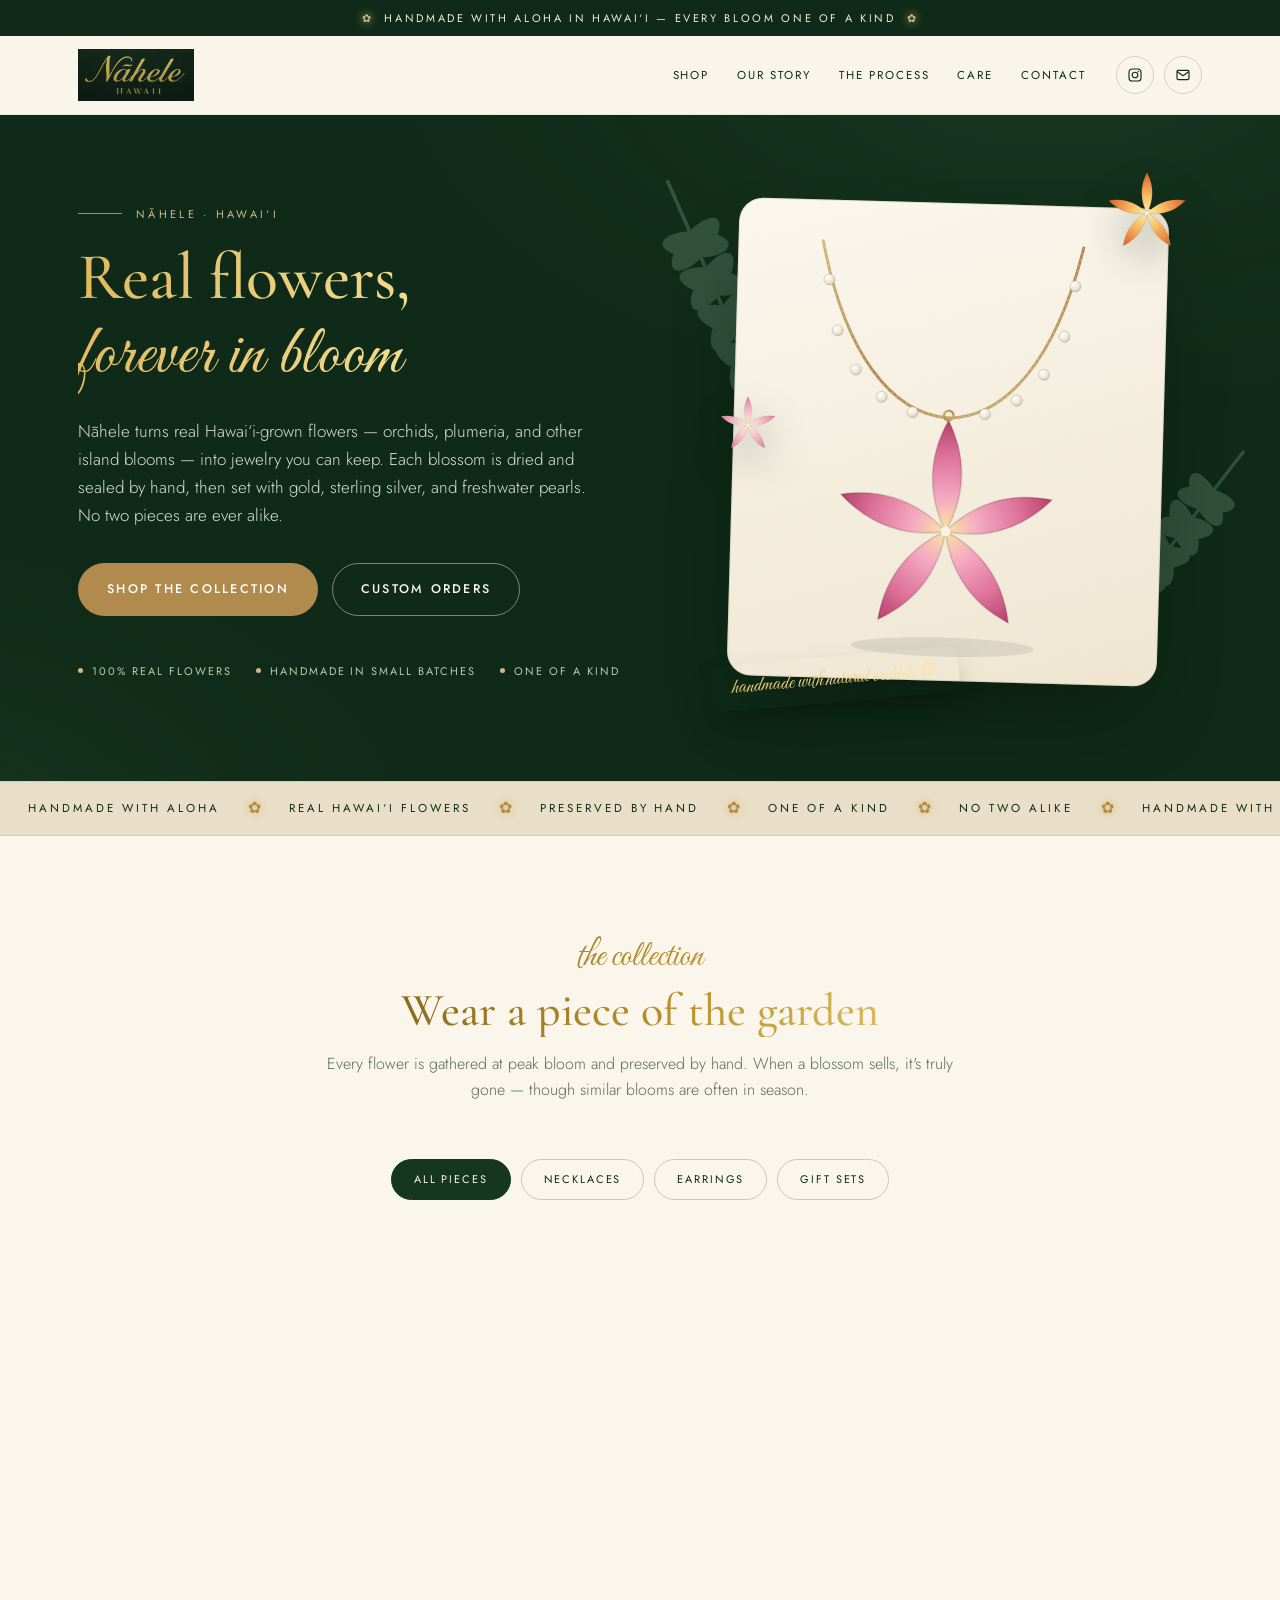
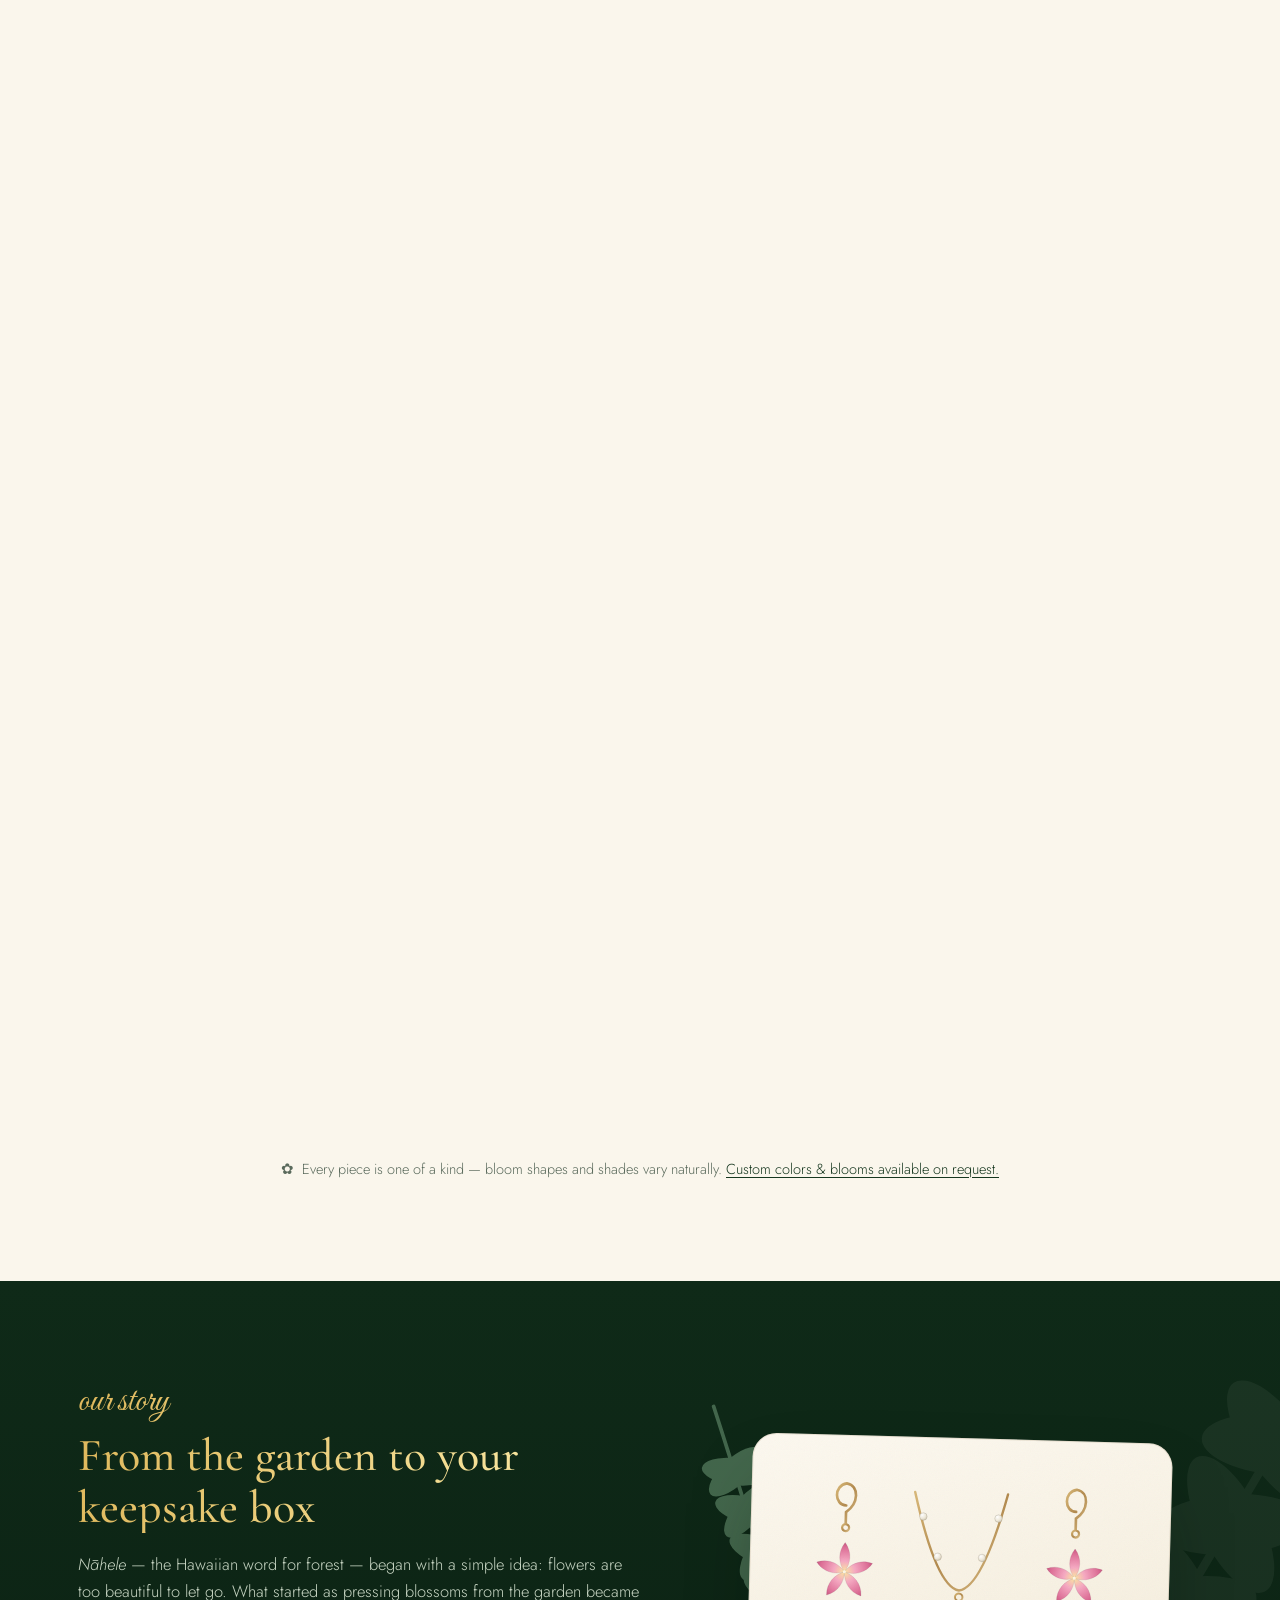
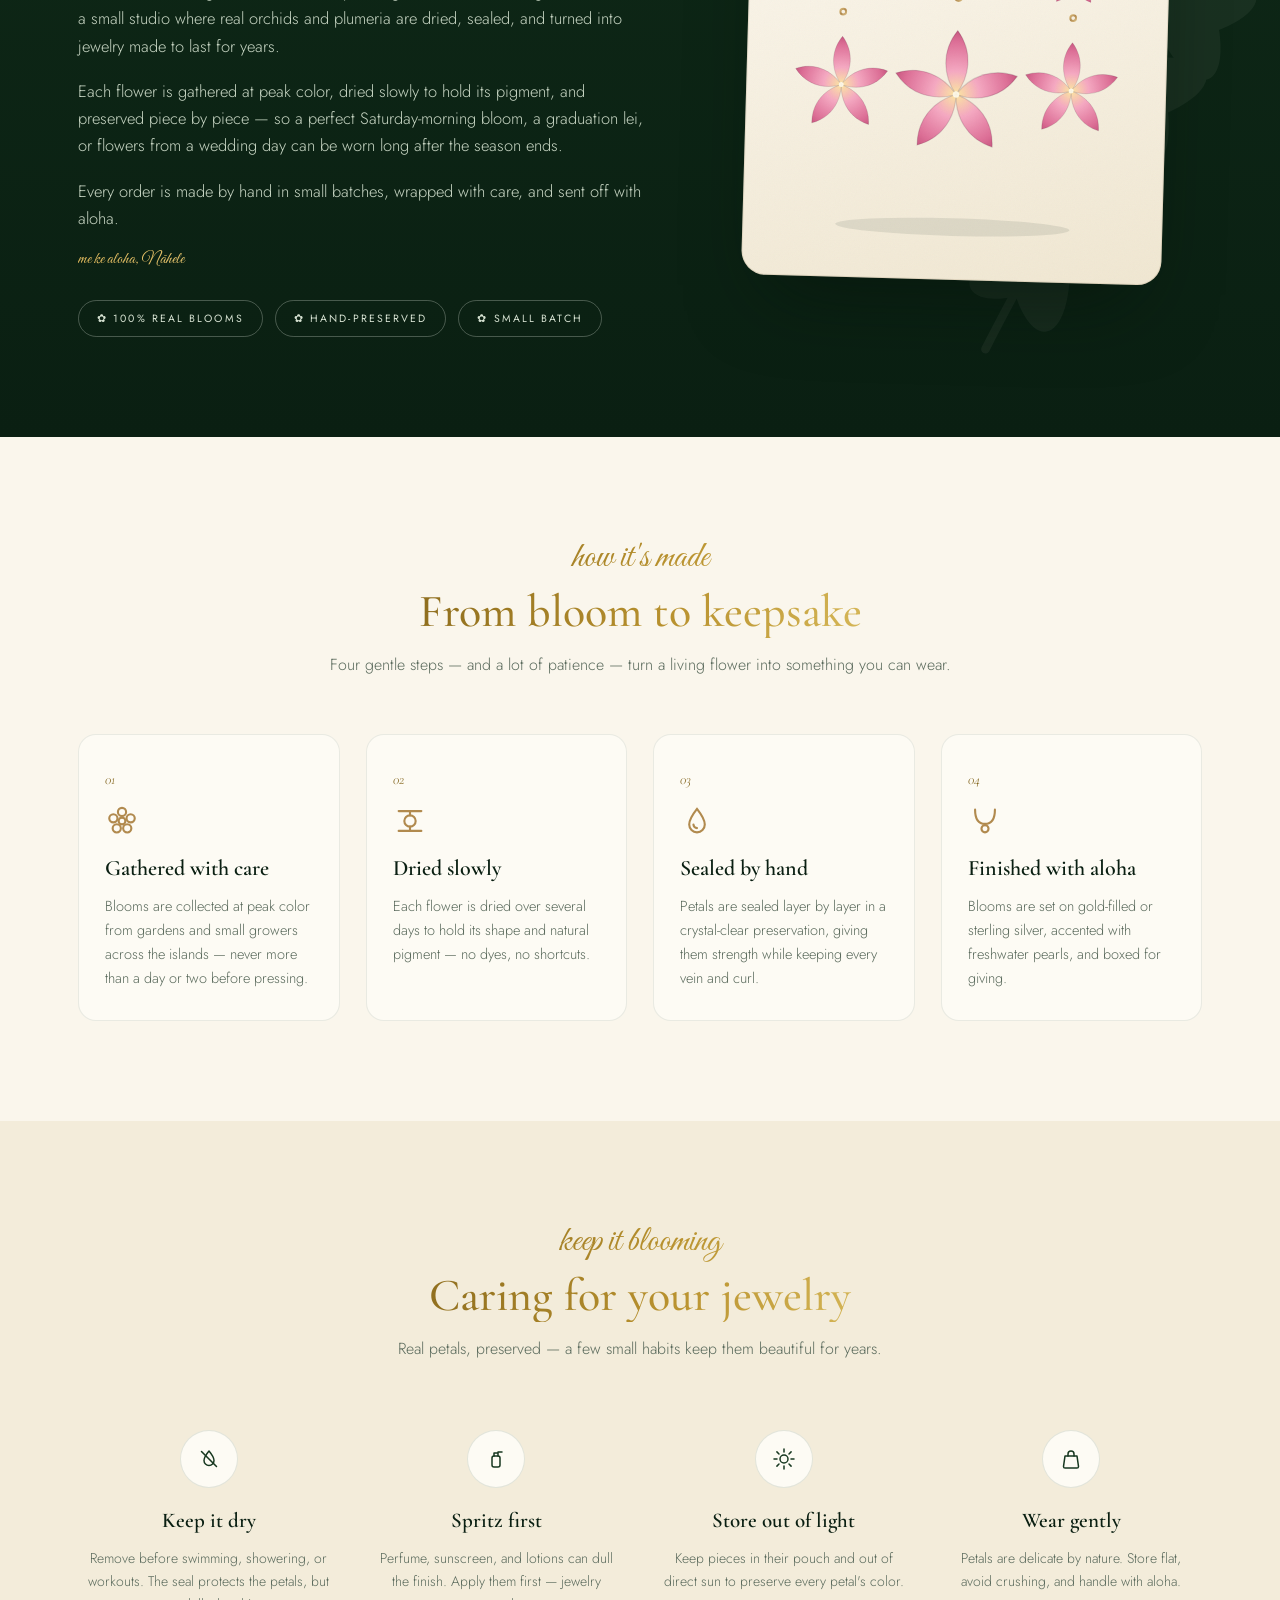
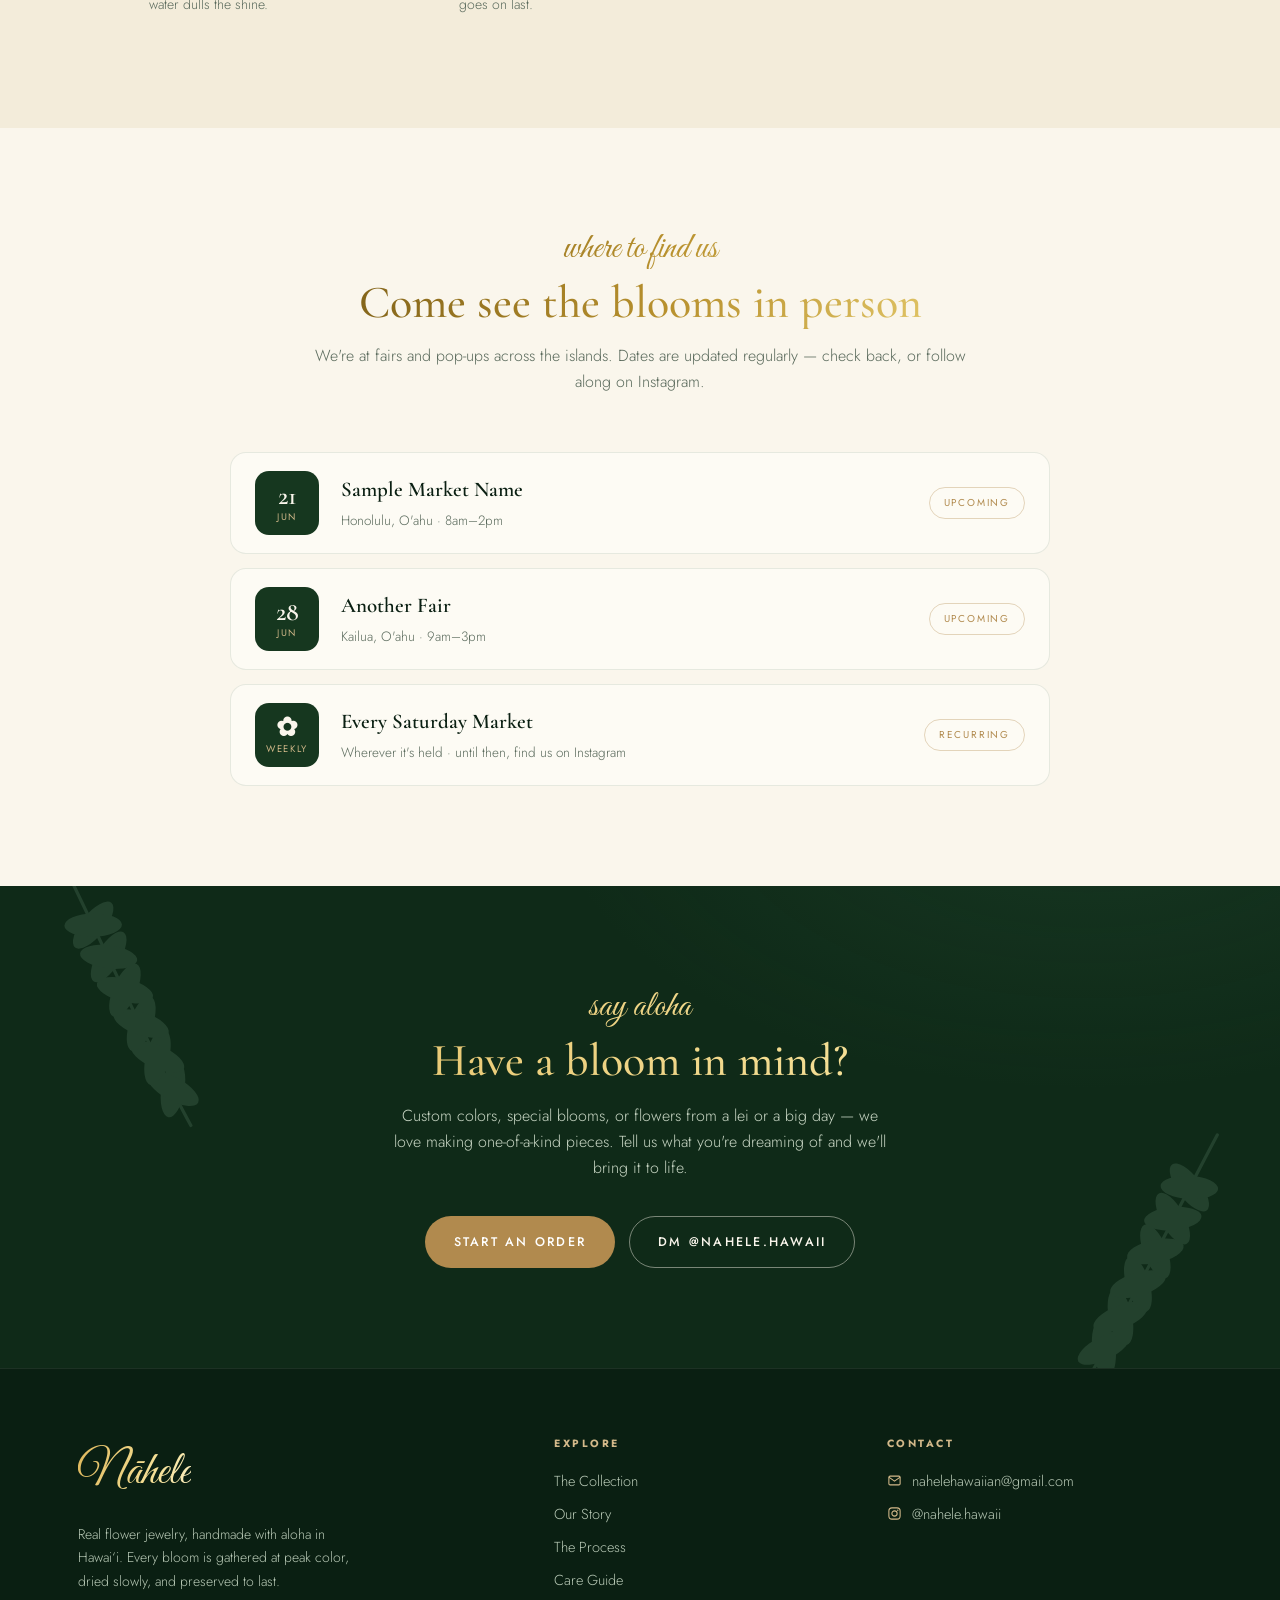
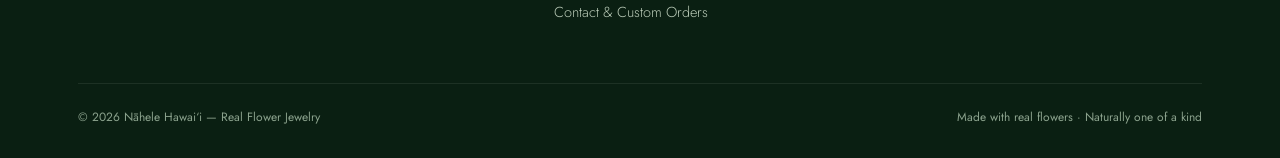
<file: index.html>
<!DOCTYPE html>
<html lang="en">
<head>
<meta charset="UTF-8">
<meta name="viewport" content="width=device-width, initial-scale=1.0">
<title>Nāhele Hawai‘i — Real Flower Jewelry, Handmade with Aloha</title>
<meta name="description" content="Nāhele Hawai‘i turns real orchids, plumeria, and island blooms into one-of-a-kind jewelry — dried, preserved by hand, and finished with gold, silver, and freshwater pearls.">
<meta name="theme-color" content="#1b3527">
<link rel="icon" href="data:image/svg+xml,%3Csvg xmlns='http://www.w3.org/2000/svg' viewBox='0 0 100 100'%3E%3Cg fill='%232f5a3e'%3E%3Ccircle cx='50' cy='29' r='17'/%3E%3Ccircle cx='70' cy='44' r='17'/%3E%3Ccircle cx='62' cy='67' r='17'/%3E%3Ccircle cx='38' cy='67' r='17'/%3E%3Ccircle cx='30' cy='44' r='17'/%3E%3C/g%3E%3Ccircle cx='50' cy='50' r='10' fill='%23e0b05e'/%3E%3C/svg%3E">
<link rel="preconnect" href="https://fonts.googleapis.com">
<link rel="preconnect" href="https://fonts.gstatic.com" crossorigin>
<link href="https://fonts.googleapis.com/css2?family=Cormorant+Garamond:ital,wght@0,400;0,500;0,600;1,400;1,500&family=Great+Vibes&family=Jost:ital,wght@0,300;0,400;0,500;1,300&display=swap" rel="stylesheet">
<link rel="stylesheet" href="styles.css">
<link rel="stylesheet" href="bling.css">
</head>
<body>
<a class="skip" href="#shop">Skip to collection</a>

<!-- Shared SVG gradients (pearls, gold chain, flower palettes) -->
<svg width="0" height="0" style="position:absolute" aria-hidden="true" focusable="false">
  <defs>
    <radialGradient id="g-pink" gradientUnits="userSpaceOnUse" cx="0" cy="0" r="95">
      <stop offset="0%" stop-color="#fbe7a1"/><stop offset="30%" stop-color="#f5a9c2"/><stop offset="68%" stop-color="#dd6f97"/><stop offset="100%" stop-color="#b03a66"/>
    </radialGradient>
    <radialGradient id="g-sunset" gradientUnits="userSpaceOnUse" cx="0" cy="0" r="95">
      <stop offset="0%" stop-color="#fceab2"/><stop offset="32%" stop-color="#f8c96e"/><stop offset="70%" stop-color="#ec8b45"/><stop offset="100%" stop-color="#c4632c"/>
    </radialGradient>
    <radialGradient id="g-blush" gradientUnits="userSpaceOnUse" cx="0" cy="0" r="95">
      <stop offset="0%" stop-color="#f9ecc0"/><stop offset="34%" stop-color="#f7cdd4"/><stop offset="70%" stop-color="#e8a3b2"/><stop offset="100%" stop-color="#c97e92"/>
    </radialGradient>
    <radialGradient id="g-violet" gradientUnits="userSpaceOnUse" cx="0" cy="0" r="100">
      <stop offset="0%" stop-color="#e6cff0"/><stop offset="42%" stop-color="#b78cd4"/><stop offset="74%" stop-color="#7f57a6"/><stop offset="100%" stop-color="#523078"/>
    </radialGradient>
    <radialGradient id="g-eggplant" gradientUnits="userSpaceOnUse" cx="0" cy="0" r="100">
      <stop offset="0%" stop-color="#d9c6dc"/><stop offset="40%" stop-color="#9a6fa2"/><stop offset="74%" stop-color="#5e3c6c"/><stop offset="100%" stop-color="#372142"/>
    </radialGradient>
    <radialGradient id="g-berry" gradientUnits="userSpaceOnUse" cx="0" cy="0" r="90">
      <stop offset="0%" stop-color="#f4d6dd"/><stop offset="36%" stop-color="#d77190"/><stop offset="72%" stop-color="#ad4066"/><stop offset="100%" stop-color="#7c2545"/>
    </radialGradient>
    <radialGradient id="g-magenta" gradientUnits="userSpaceOnUse" cx="0" cy="0" r="90">
      <stop offset="0%" stop-color="#f8cfda"/><stop offset="36%" stop-color="#e57fa2"/><stop offset="72%" stop-color="#c04a76"/><stop offset="100%" stop-color="#8c2b54"/>
    </radialGradient>
    <radialGradient id="g-pearl" cx="35%" cy="30%" r="80%">
      <stop offset="0%" stop-color="#ffffff"/><stop offset="55%" stop-color="#efe9db"/><stop offset="100%" stop-color="#cfc6b0"/>
    </radialGradient>
    <linearGradient id="g-gold" x1="0" y1="0" x2="1" y2="1">
      <stop offset="0%" stop-color="#d8b878"/><stop offset="50%" stop-color="#b28a4e"/><stop offset="100%" stop-color="#d9bd85"/>
    </linearGradient>
  </defs>
</svg>

<div class="announce"><i>✿</i>&nbsp;&nbsp;Handmade with aloha in Hawai‘i — every bloom one of a kind&nbsp;&nbsp;<i>✿</i></div>

<header class="site-header" id="header">
  <div class="container nav">
    <a class="brand" href="index.html" aria-label="Nāhele Hawai‘i — home">
      <img class="brand-logo" src="logo.png" alt="Nāhele Hawai‘i — Real Flower Jewelry">
    </a>
    <nav class="nav-links" aria-label="Primary">
      <a href="#shop">Shop</a>
      <a href="#story">Our Story</a>
      <a href="#process">The Process</a>
      <a href="#care">Care</a>
      <a href="contact.html">Contact</a>
    </nav>
    <div class="nav-social">
      <a class="icon-link" href="https://www.instagram.com/nahele.hawaii" target="_blank" rel="noopener" aria-label="Instagram">
        <svg viewBox="0 0 24 24" fill="none" stroke="currentColor" stroke-width="1.7" stroke-linecap="round"><rect x="3" y="3" width="18" height="18" rx="5"/><circle cx="12" cy="12" r="4.2"/><circle cx="17.2" cy="6.8" r="1.1" fill="currentColor" stroke="none"/></svg>
      </a>
      <a class="icon-link" href="mailto:nahelehawaiian@gmail.com" aria-label="Email">
        <svg viewBox="0 0 24 24" fill="none" stroke="currentColor" stroke-width="1.7" stroke-linecap="round" stroke-linejoin="round"><rect x="3" y="5" width="18" height="14" rx="2"/><path d="m3.5 7 8.5 6 8.5-6"/></svg>
      </a>
    </div>
    <button class="burger" id="burger" aria-label="Menu" aria-expanded="false" aria-controls="mobilePanel"><span></span><span></span><span></span></button>
  </div>
  <nav class="mobile-panel" id="mobilePanel" aria-label="Mobile">
    <a href="#shop">Shop</a>
    <a href="#story">Our Story</a>
    <a href="#process">The Process</a>
    <a href="#care">Care</a>
    <a href="contact.html">Contact</a>
  </nav>
</header>

<main id="top">

  <!-- ================= HERO ================= -->
  <section class="hero">
    <div class="container">
      <div>
        <p class="hero-eyebrow">Nāhele · Hawai‘i</p>
        <h1>Real flowers,<br><em>forever in bloom</em></h1>
        <p class="lead">Nāhele turns real Hawai‘i-grown flowers — orchids, plumeria, and other island blooms — into jewelry you can keep. Each blossom is dried and sealed by hand, then set with gold, sterling silver, and freshwater pearls. No two pieces are ever alike.</p>
        <div class="hero-ctas">
          <a class="btn btn-gold" href="#shop">Shop the Collection</a>
          <a class="btn btn-light" href="contact.html">Custom Orders</a>
        </div>
        <div class="hero-chips">
          <span><i></i>100% real flowers</span>
          <span><i></i>Handmade in small batches</span>
          <span><i></i>One of a kind</span>
        </div>
      </div>
      <div class="hero-art">
        <div class="deco deco-l" aria-hidden="true"></div>
        <div class="deco deco-r" aria-hidden="true"></div>
        <div class="pad"><div id="heroArt" aria-hidden="true"></div></div>
        <div class="float-bloom fb-1" id="fb1" aria-hidden="true"></div>
        <div class="float-bloom fb-2" id="fb2" aria-hidden="true"></div>
        <p class="booth-chip">handmade with natural orchids&nbsp;✿</p>
      </div>
    </div>
  </section>

  <div class="marquee" aria-hidden="true">
    <div class="marquee-track">
      <span>Handmade with aloha</span><i>✿</i><span>Real Hawai‘i flowers</span><i>✿</i><span>Preserved by hand</span><i>✿</i><span>One of a kind</span><i>✿</i><span>No two alike</span><i>✿</i>
      <span>Handmade with aloha</span><i>✿</i><span>Real Hawai‘i flowers</span><i>✿</i><span>Preserved by hand</span><i>✿</i><span>One of a kind</span><i>✿</i><span>No two alike</span><i>✿</i>
    </div>
  </div>

  <!-- ================= SHOP ================= -->
  <section id="shop">
    <div class="container">
      <div class="sec-head reveal">
        <span class="eyebrow">the collection</span>
        <h2>Wear a piece of the garden</h2>
        <p>Every flower is gathered at peak bloom and preserved by hand. When a blossom sells, it's truly gone — though similar blooms are often in season.</p>
      </div>
      <div class="filters reveal" role="group" aria-label="Filter products">
        <button class="active" data-filter="all">All Pieces</button>
        <button data-filter="necklace">Necklaces</button>
        <button data-filter="earrings">Earrings</button>
        <button data-filter="set">Gift Sets</button>
      </div>
      <div class="grid" id="grid"><!-- products rendered by script --></div>
      <p class="shop-note reveal">✿ &nbsp;Every piece is one of a kind — bloom shapes and shades vary naturally. <a href="contact.html">Custom colors &amp; blooms available on request.</a></p>
    </div>
  </section>

  <!-- ================= STORY ================= -->
  <section id="story">
    <div class="story-deco deco" aria-hidden="true" id="storyDeco"></div>
    <div class="container story-grid">
      <div class="story-text reveal">
        <span class="eyebrow">our story</span>
        <h2>From the garden to your keepsake box</h2>
        <p><em>Nāhele</em> — the Hawaiian word for forest — began with a simple idea: flowers are too beautiful to let go. What started as pressing blossoms from the garden became a small studio where real orchids and plumeria are dried, sealed, and turned into jewelry made to last for years.</p>
        <p>Each flower is gathered at peak color, dried slowly to hold its pigment, and preserved piece by piece — so a perfect Saturday-morning bloom, a graduation lei, or flowers from a wedding day can be worn long after the season ends.</p>
        <p>Every order is made by hand in small batches, wrapped with care, and sent off with aloha.</p>
        <p class="story-sign">me ke aloha, Nāhele</p>
        <div class="story-chips">
          <span>✿ 100% real blooms</span>
          <span>✿ Hand-preserved</span>
          <span>✿ Small batch</span>
        </div>
      </div>
      <div class="story-art reveal d1">
        <div class="story-branch" aria-hidden="true" id="storyBranch"></div>
        <div class="pad"><div id="storyArt" aria-hidden="true"></div></div>
      </div>
    </div>
  </section>

  <!-- ================= PROCESS ================= -->
  <section id="process">
    <div class="container">
      <div class="sec-head reveal">
        <span class="eyebrow">how it's made</span>
        <h2>From bloom to keepsake</h2>
        <p>Four gentle steps — and a lot of patience — turn a living flower into something you can wear.</p>
      </div>
      <div class="steps">
        <div class="step reveal">
          <p class="step-num">01</p>
          <svg class="ic" viewBox="0 0 24 24" fill="none" stroke="currentColor" stroke-width="1.5" stroke-linecap="round" aria-hidden="true"><circle cx="12" cy="12" r="2.4"/><circle cx="12" cy="5.6" r="2.9"/><circle cx="18.1" cy="10.1" r="2.9"/><circle cx="15.7" cy="17.2" r="2.9"/><circle cx="8.3" cy="17.2" r="2.9"/><circle cx="5.9" cy="10.1" r="2.9"/></svg>
          <h3>Gathered with care</h3>
          <p>Blooms are collected at peak color from gardens and small growers across the islands — never more than a day or two before pressing.</p>
        </div>
        <div class="step reveal d1">
          <p class="step-num">02</p>
          <svg class="ic" viewBox="0 0 24 24" fill="none" stroke="currentColor" stroke-width="1.5" stroke-linecap="round" aria-hidden="true"><path d="M4 5h16M4 19h16"/><circle cx="12" cy="12" r="4"/><path d="M12 8V5M12 19v-3"/></svg>
          <h3>Dried slowly</h3>
          <p>Each flower is dried over several days to hold its shape and natural pigment — no dyes, no shortcuts.</p>
        </div>
        <div class="step reveal d2">
          <p class="step-num">03</p>
          <svg class="ic" viewBox="0 0 24 24" fill="none" stroke="currentColor" stroke-width="1.5" stroke-linecap="round" aria-hidden="true"><path d="M12 3.5C12 3.5 6.5 10.5 6.5 14.5a5.5 5.5 0 0 0 11 0C17.5 10.5 12 3.5 12 3.5Z"/><path d="M9.5 14.5a2.5 2.5 0 0 0 2.5 2.5"/></svg>
          <h3>Sealed by hand</h3>
          <p>Petals are sealed layer by layer in a crystal-clear preservation, giving them strength while keeping every vein and curl.</p>
        </div>
        <div class="step reveal d3">
          <p class="step-num">04</p>
          <svg class="ic" viewBox="0 0 24 24" fill="none" stroke="currentColor" stroke-width="1.5" stroke-linecap="round" aria-hidden="true"><path d="M5 4c0 7 3 10 7 10s7-3 7-10"/><circle cx="12" cy="17.5" r="2.5"/></svg>
          <h3>Finished with aloha</h3>
          <p>Blooms are set on gold-filled or sterling silver, accented with freshwater pearls, and boxed for giving.</p>
        </div>
      </div>
    </div>
  </section>

  <!-- ================= CARE ================= -->
  <section id="care">
    <div class="container">
      <div class="sec-head reveal">
        <span class="eyebrow">keep it blooming</span>
        <h2>Caring for your jewelry</h2>
        <p>Real petals, preserved — a few small habits keep them beautiful for years.</p>
      </div>
      <div class="care-grid">
        <div class="care-item reveal">
          <div class="ic"><svg viewBox="0 0 24 24" fill="none" stroke="currentColor" stroke-width="1.5" stroke-linecap="round" stroke-linejoin="round" aria-hidden="true"><path d="M12 4C12 4 7 10 7 13.5a5 5 0 0 0 10 0C17 10 12 4 12 4Z"/><path d="M4.5 4.5l15 15"/></svg></div>
          <h3>Keep it dry</h3>
          <p>Remove before swimming, showering, or workouts. The seal protects the petals, but water dulls the shine.</p>
        </div>
        <div class="care-item reveal d1">
          <div class="ic"><svg viewBox="0 0 24 24" fill="none" stroke="currentColor" stroke-width="1.5" stroke-linecap="round" stroke-linejoin="round" aria-hidden="true"><rect x="8" y="9" width="8" height="11" rx="2"/><path d="M10 9V6h4v3M14 5h4"/></svg></div>
          <h3>Spritz first</h3>
          <p>Perfume, sunscreen, and lotions can dull the finish. Apply them first — jewelry goes on last.</p>
        </div>
        <div class="care-item reveal d2">
          <div class="ic"><svg viewBox="0 0 24 24" fill="none" stroke="currentColor" stroke-width="1.5" stroke-linecap="round" aria-hidden="true"><circle cx="12" cy="12" r="4"/><path d="M12 2v3M12 19v3M2 12h3M19 12h3M4.9 4.9l2.1 2.1M17 17l2.1 2.1M19.1 4.9L17 7M7 17l-2.1 2.1"/></svg></div>
          <h3>Store out of light</h3>
          <p>Keep pieces in their pouch and out of direct sun to preserve every petal's color.</p>
        </div>
        <div class="care-item reveal d3">
          <div class="ic"><svg viewBox="0 0 24 24" fill="none" stroke="currentColor" stroke-width="1.5" stroke-linecap="round" stroke-linejoin="round" aria-hidden="true"><path d="M6 9h12l1.5 10.4a1.6 1.6 0 0 1-1.6 1.6H6.1a1.6 1.6 0 0 1-1.6-1.6L6 9Z"/><path d="M9 9V7a3 3 0 0 1 6 0v2"/></svg></div>
          <h3>Wear gently</h3>
          <p>Petals are delicate by nature. Store flat, avoid crushing, and handle with aloha.</p>
        </div>
      </div>
    </div>
  </section>
<!-- ================= MARKETS ================= -->
<section id="markets">
  <div class="container">
    <div class="sec-head reveal">
      <span class="eyebrow">where to find us</span>
      <h2>Come see the blooms in person</h2>
      <p>We're at fairs and pop-ups across the islands. Dates are updated regularly — check back, or follow along on Instagram.</p>
    </div>
    <div class="market-list">
      <div class="market-row reveal">
        <div class="m-date"><span class="m-day">21</span><span class="m-mon">Jun</span></div>
        <div class="m-info"><h3>Sample Market Name</h3><p>Honolulu, O'ahu · 8am–2pm</p></div>
        <span class="m-note">Upcoming</span>
      </div>
      <div class="market-row reveal d1">
        <div class="m-date"><span class="m-day">28</span><span class="m-mon">Jun</span></div>
        <div class="m-info"><h3>Another Fair</h3><p>Kailua, O'ahu · 9am–3pm</p></div>
        <span class="m-note">Upcoming</span>
      </div>
      <div class="market-row reveal d2">
        <div class="m-date"><span class="m-day">✿</span><span class="m-mon">Weekly</span></div>
        <div class="m-info"><h3>Every Saturday Market</h3><p>Wherever it's held · until then, find us on Instagram</p></div>
        <span class="m-note">Recurring</span>
      </div>
    </div>
  </div>
</section>
  <!-- ================= CTA → CONTACT PAGE ================= -->
  <section class="cta-band">
    <div class="deco deco-l" aria-hidden="true"></div>
    <div class="deco deco-r" aria-hidden="true"></div>
    <div class="container">
      <span class="eyebrow">say aloha</span>
      <h2>Have a bloom in mind?</h2>
      <p>Custom colors, special blooms, or flowers from a lei or a big day — we love making one-of-a-kind pieces. Tell us what you're dreaming of and we'll bring it to life.</p>
      <div class="hero-ctas">
        <a class="btn btn-gold" href="contact.html">Start an Order</a>
        <a class="btn btn-light" href="https://www.instagram.com/nahele.hawaii" target="_blank" rel="noopener">DM @nahele.hawaii</a>
      </div>
    </div>
  </section>
</main>

<!-- ================= FOOTER ================= -->
<footer>
  <div class="container">
    <div class="foot-grid">
      <div class="foot-brand">
        <span class="brand-script">Nāhele</span>
        <p>Real flower jewelry, handmade with aloha in Hawai‘i. Every bloom is gathered at peak color, dried slowly, and preserved to last.</p>
      </div>
      <div>
        <h4>Explore</h4>
        <ul>
          <li><a href="#shop">The Collection</a></li>
          <li><a href="#story">Our Story</a></li>
          <li><a href="#process">The Process</a></li>
          <li><a href="#care">Care Guide</a></li>
          <li><a href="contact.html">Contact &amp; Custom Orders</a></li>
        </ul>
      </div>
      <div>
        <h4>Contact</h4>
        <ul class="foot-contact">
          <li><svg viewBox="0 0 24 24" fill="none" stroke="currentColor" stroke-width="1.7" stroke-linecap="round" stroke-linejoin="round" aria-hidden="true"><rect x="3" y="5" width="18" height="14" rx="2"/><path d="m3.5 7 8.5 6 8.5-6"/></svg><a href="mailto:nahelehawaiian@gmail.com">nahelehawaiian@gmail.com</a></li>
          <li><svg viewBox="0 0 24 24" fill="none" stroke="currentColor" stroke-width="1.7" stroke-linecap="round" aria-hidden="true"><rect x="3" y="3" width="18" height="18" rx="5"/><circle cx="12" cy="12" r="4.2"/><circle cx="17.2" cy="6.8" r="1.1" fill="currentColor" stroke="none"/></svg><a href="https://www.instagram.com/nahele.hawaii" target="_blank" rel="noopener">@nahele.hawaii</a></li>
        </ul>
      </div>
    </div>
    <div class="foot-bottom">
      <p>© <span id="year"></span> Nāhele Hawai‘i — Real Flower Jewelry</p>
      <p>Made with real flowers · Naturally one of a kind</p>
    </div>
  </div>
</footer>

<!-- ================= PRODUCT MODAL ================= -->
<div class="modal" id="modal" role="dialog" aria-modal="true" aria-labelledby="modalName">
  <div class="modal-backdrop"></div>
  <div class="modal-card">
    <button class="modal-close" id="modalClose" aria-label="Close">
      <svg viewBox="0 0 24 24" fill="none" stroke="currentColor" stroke-width="2" stroke-linecap="round"><path d="M5 5l14 14M19 5 5 19"/></svg>
    </button>
    <div class="modal-media"><div id="modalArt"></div></div>
    <div class="modal-body">
      <h3 id="modalName"></h3>
      <p class="modal-price" id="modalPrice"></p>
      <p class="modal-desc" id="modalDesc"></p>
      <ul class="modal-details" id="modalDetails"></ul>
      <p class="modal-note">Each bloom is one of a kind — we'll confirm availability when you order.</p>
      <div class="modal-ctas">
        <a class="btn btn-solid" id="modalOrder" href="contact.html">Order This Piece</a>
        <a class="btn btn-ghost" id="modalIg" href="https://www.instagram.com/nahele.hawaii" target="_blank" rel="noopener">DM on Instagram</a>
      </div>
    </div>
  </div>
</div>

<div class="toast" id="toast" role="status" aria-live="polite"></div>
<button class="to-top" id="toTop" aria-label="Back to top">
  <svg viewBox="0 0 24 24" fill="none" stroke="currentColor" stroke-width="2" stroke-linecap="round" stroke-linejoin="round"><path d="M12 19V5M5 12l7-7 7 7"/></svg>
</button>

<script src="script.js" defer></script>
<script src="bling.js" defer></script>
</body>
</html>
</file>
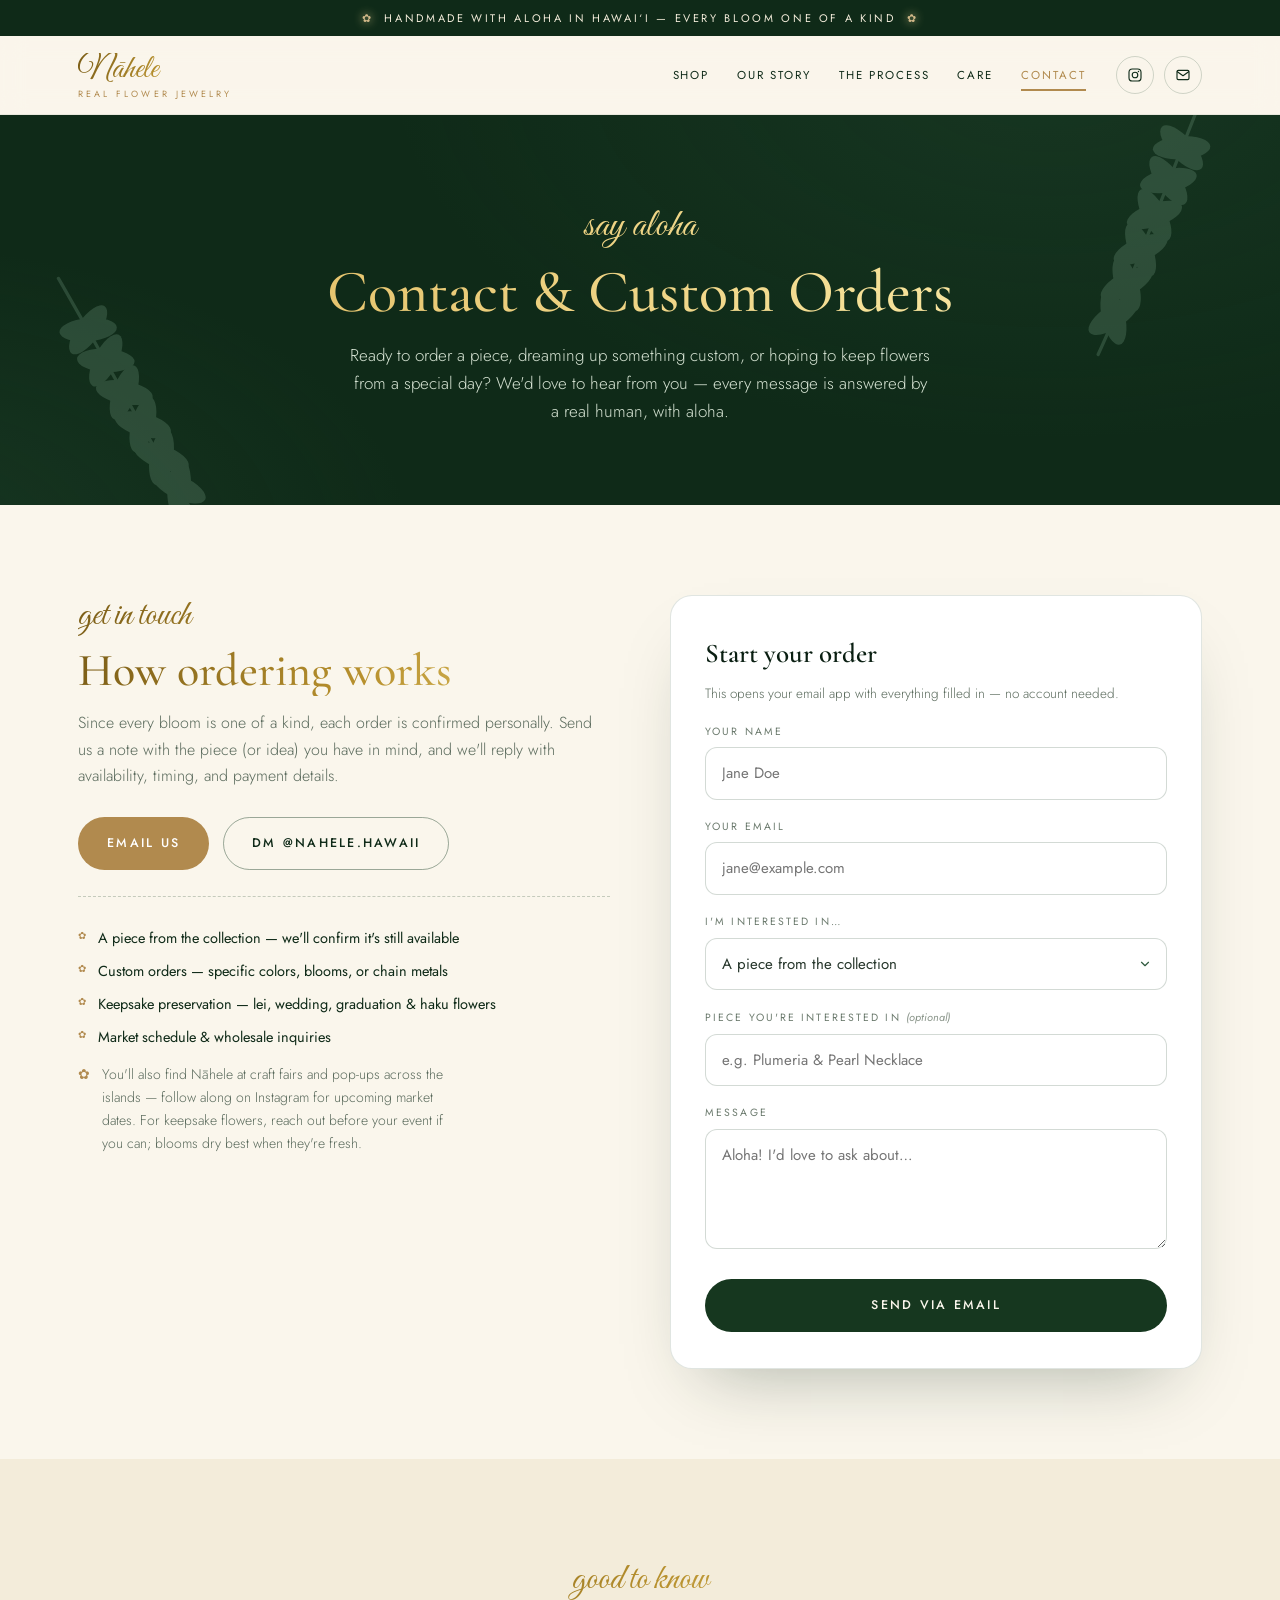
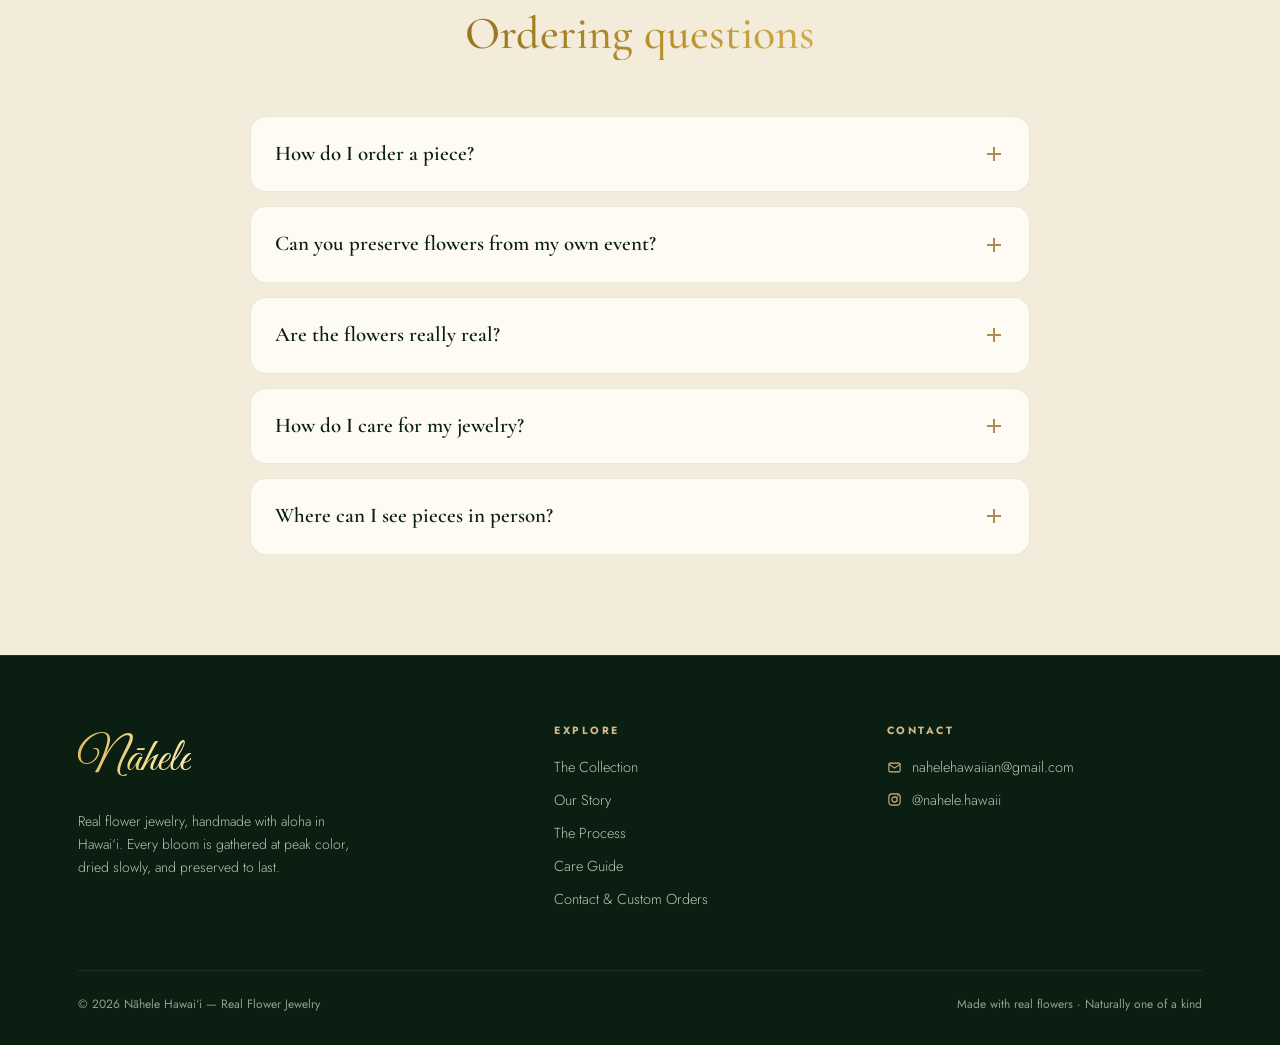
<file: contact.html>
<!DOCTYPE html>
<html lang="en">
<head>
<meta charset="UTF-8">
<meta name="viewport" content="width=device-width, initial-scale=1.0">
<title>Contact &amp; Custom Orders — Nāhele Hawai‘i</title>
<meta name="description" content="Order a piece from Nāhele Hawai‘i, request a custom bloom, or ask about preserving flowers from a lei, wedding, or special day. Handmade with aloha in Hawai‘i.">
<meta name="theme-color" content="#1b3527">
<link rel="icon" href="data:image/svg+xml,%3Csvg xmlns='http://www.w3.org/2000/svg' viewBox='0 0 100 100'%3E%3Cg fill='%232f5a3e'%3E%3Ccircle cx='50' cy='29' r='17'/%3E%3Ccircle cx='70' cy='44' r='17'/%3E%3Ccircle cx='62' cy='67' r='17'/%3E%3Ccircle cx='38' cy='67' r='17'/%3E%3Ccircle cx='30' cy='44' r='17'/%3E%3C/g%3E%3Ccircle cx='50' cy='50' r='10' fill='%23e0b05e'/%3E%3C/svg%3E">
<link rel="preconnect" href="https://fonts.googleapis.com">
<link rel="preconnect" href="https://fonts.gstatic.com" crossorigin>
<link href="https://fonts.googleapis.com/css2?family=Cormorant+Garamond:ital,wght@0,400;0,500;0,600;1,400;1,500&family=Great+Vibes&family=Jost:ital,wght@0,300;0,400;0,500;1,300&display=swap" rel="stylesheet">
<link rel="stylesheet" href="styles.css">
<link rel="stylesheet" href="bling.css">
</head>
<body>
<a class="skip" href="#contactForm">Skip to order form</a>

<!-- Shared SVG gradients -->
<svg width="0" height="0" style="position:absolute" aria-hidden="true" focusable="false">
  <defs>
    <radialGradient id="g-pink" gradientUnits="userSpaceOnUse" cx="0" cy="0" r="95">
      <stop offset="0%" stop-color="#fbe7a1"/><stop offset="30%" stop-color="#f5a9c2"/><stop offset="68%" stop-color="#dd6f97"/><stop offset="100%" stop-color="#b03a66"/>
    </radialGradient>
    <radialGradient id="g-sunset" gradientUnits="userSpaceOnUse" cx="0" cy="0" r="95">
      <stop offset="0%" stop-color="#fceab2"/><stop offset="32%" stop-color="#f8c96e"/><stop offset="70%" stop-color="#ec8b45"/><stop offset="100%" stop-color="#c4632c"/>
    </radialGradient>
    <radialGradient id="g-pearl" cx="35%" cy="30%" r="80%">
      <stop offset="0%" stop-color="#ffffff"/><stop offset="55%" stop-color="#efe9db"/><stop offset="100%" stop-color="#cfc6b0"/>
    </radialGradient>
    <linearGradient id="g-gold" x1="0" y1="0" x2="1" y2="1">
      <stop offset="0%" stop-color="#d8b878"/><stop offset="50%" stop-color="#b28a4e"/><stop offset="100%" stop-color="#d9bd85"/>
    </linearGradient>
  </defs>
</svg>

<div class="announce"><i>✿</i>&nbsp;&nbsp;Handmade with aloha in Hawai‘i — every bloom one of a kind&nbsp;&nbsp;<i>✿</i></div>

<header class="site-header" id="header">
  <div class="container nav">
    <a class="brand" href="index.html" aria-label="Nāhele Hawai‘i — home">
      <span class="brand-script">Nāhele</span>
      <span class="brand-sub">Real Flower Jewelry</span>
    </a>
    <nav class="nav-links" aria-label="Primary">
      <a href="index.html#shop">Shop</a>
      <a href="index.html#story">Our Story</a>
      <a href="index.html#process">The Process</a>
      <a href="index.html#care">Care</a>
      <a href="contact.html" aria-current="page">Contact</a>
    </nav>
    <div class="nav-social">
      <a class="icon-link" href="https://www.instagram.com/nahele.hawaii" target="_blank" rel="noopener" aria-label="Instagram">
        <svg viewBox="0 0 24 24" fill="none" stroke="currentColor" stroke-width="1.7" stroke-linecap="round"><rect x="3" y="3" width="18" height="18" rx="5"/><circle cx="12" cy="12" r="4.2"/><circle cx="17.2" cy="6.8" r="1.1" fill="currentColor" stroke="none"/></svg>
      </a>
      <a class="icon-link" href="mailto:nahelehawaiian@gmail.com" aria-label="Email">
        <svg viewBox="0 0 24 24" fill="none" stroke="currentColor" stroke-width="1.7" stroke-linecap="round" stroke-linejoin="round"><rect x="3" y="5" width="18" height="14" rx="2"/><path d="m3.5 7 8.5 6 8.5-6"/></svg>
      </a>
    </div>
    <button class="burger" id="burger" aria-label="Menu" aria-expanded="false" aria-controls="mobilePanel"><span></span><span></span><span></span></button>
  </div>
  <nav class="mobile-panel" id="mobilePanel" aria-label="Mobile">
    <a href="index.html#shop">Shop</a>
    <a href="index.html#story">Our Story</a>
    <a href="index.html#process">The Process</a>
    <a href="index.html#care">Care</a>
    <a href="contact.html" aria-current="page">Contact</a>
  </nav>
</header>

<main id="top">

  <!-- ================= PAGE BANNER ================= -->
  <section class="page-banner">
    <div class="deco deco-l" aria-hidden="true"></div>
    <div class="deco deco-r" aria-hidden="true"></div>
    <div class="container">
      <span class="eyebrow">say aloha</span>
      <h1>Contact &amp; Custom Orders</h1>
      <p class="lead">Ready to order a piece, dreaming up something custom, or hoping to keep flowers from a special day? We'd love to hear from you — every message is answered by a real human, with aloha.</p>
    </div>
  </section>

  <!-- ================= CONTACT / ORDER ================= -->
  <section class="contact-main">
    <div class="container contact-grid">
      <div class="contact-info reveal">
        <span class="eyebrow">get in touch</span>
        <h2>How ordering works</h2>
        <p>Since every bloom is one of a kind, each order is confirmed personally. Send us a note with the piece (or idea) you have in mind, and we'll reply with availability, timing, and payment details.</p>
        <div class="contact-btns">
          <a class="btn btn-gold" href="mailto:nahelehawaiian@gmail.com">Email Us</a>
          <a class="btn btn-ghost" href="https://www.instagram.com/nahele.hawaii" target="_blank" rel="noopener">DM @nahele.hawaii</a>
        </div>
        <ul class="help-list">
          <li>A piece from the collection — we'll confirm it's still available</li>
          <li>Custom orders — specific colors, blooms, or chain metals</li>
          <li>Keepsake preservation — lei, wedding, graduation &amp; haku flowers</li>
          <li>Market schedule &amp; wholesale inquiries</li>
        </ul>
        <p class="market-note"><i>✿</i><span>You'll also find Nāhele at craft fairs and pop-ups across the islands — follow along on Instagram for upcoming market dates. For keepsake flowers, reach out before your event if you can; blooms dry best when they're fresh.</span></p>
      </div>

      <form class="form-card reveal d1" id="contactForm" novalidate>
        <h3>Start your order</h3>
        <p class="form-sub">This opens your email app with everything filled in — no account needed.</p>
        <div class="field">
          <label for="fName">Your name</label>
          <input id="fName" name="name" type="text" autocomplete="name" placeholder="Jane Doe">
        </div>
        <div class="field">
          <label for="fEmail">Your email</label>
          <input id="fEmail" name="email" type="email" autocomplete="email" placeholder="jane@example.com">
        </div>
        <div class="field">
          <label for="fInterest">I'm interested in…</label>
          <select id="fInterest" name="interest">
            <option value="collection">A piece from the collection</option>
            <option value="custom">A custom order</option>
            <option value="preserve">Preserving flowers from a special day</option>
            <option value="markets">Markets &amp; wholesale</option>
            <option value="other">Something else</option>
          </select>
        </div>
        <div class="field">
          <label for="fPiece">Piece you're interested in <em>(optional)</em></label>
          <input id="fPiece" name="piece" type="text" placeholder="e.g. Plumeria &amp; Pearl Necklace">
        </div>
        <div class="field">
          <label for="fMsg">Message</label>
          <textarea id="fMsg" name="message" placeholder="Aloha! I'd love to ask about…"></textarea>
        </div>
        <button class="btn btn-solid" type="submit">Send via Email</button>
      </form>
    </div>
  </section>

  <!-- ================= FAQ ================= -->
  <section id="faq">
    <div class="container">
      <div class="sec-head reveal">
        <span class="eyebrow">good to know</span>
        <h2>Ordering questions</h2>
      </div>
      <div class="faq-list reveal d1">
        <details class="faq-item">
          <summary>How do I order a piece?<span class="plus" aria-hidden="true"></span></summary>
          <p class="faq-a">Send us the piece name through the form above, email, or Instagram DM. We'll confirm it's still available (every bloom is one of a kind), then arrange payment and shipping. Most orders ship within a few days.</p>
        </details>
        <details class="faq-item">
          <summary>Can you preserve flowers from my own event?<span class="plus" aria-hidden="true"></span></summary>
          <p class="faq-a">Yes — lei, wedding bouquets, graduation haku, and more. Message us <em>before</em> your event if possible: blooms preserve best when they're fresh. We'll walk you through how to get your flowers to us.</p>
        </details>
        <details class="faq-item">
          <summary>Are the flowers really real?<span class="plus" aria-hidden="true"></span></summary>
          <p class="faq-a">Always. Every petal is a real flower, gathered at peak color, dried slowly, and sealed by hand in a crystal-clear finish. That's why no two pieces — even of the same design — are exactly alike.</p>
        </details>
        <details class="faq-item">
          <summary>How do I care for my jewelry?<span class="plus" aria-hidden="true"></span></summary>
          <p class="faq-a">Keep it dry, apply perfume and lotion first, store out of direct sunlight, and handle gently. The full guide lives on our <a href="index.html#care">care page</a> — a care card also comes tucked in every box.</p>
        </details>
        <details class="faq-item">
          <summary>Where can I see pieces in person?<span class="plus" aria-hidden="true"></span></summary>
          <p class="faq-a">We pop up at craft fairs and markets across the islands. Upcoming dates are always posted on Instagram — come say aloha and see the blooms up close.</p>
        </details>
      </div>
    </div>
  </section>
</main>

<!-- ================= FOOTER ================= -->
<footer>
  <div class="container">
    <div class="foot-grid">
      <div class="foot-brand">
        <span class="brand-script">Nāhele</span>
        <p>Real flower jewelry, handmade with aloha in Hawai‘i. Every bloom is gathered at peak color, dried slowly, and preserved to last.</p>
      </div>
      <div>
        <h4>Explore</h4>
        <ul>
          <li><a href="index.html#shop">The Collection</a></li>
          <li><a href="index.html#story">Our Story</a></li>
          <li><a href="index.html#process">The Process</a></li>
          <li><a href="index.html#care">Care Guide</a></li>
          <li><a href="contact.html">Contact &amp; Custom Orders</a></li>
        </ul>
      </div>
      <div>
        <h4>Contact</h4>
        <ul class="foot-contact">
          <li><svg viewBox="0 0 24 24" fill="none" stroke="currentColor" stroke-width="1.7" stroke-linecap="round" stroke-linejoin="round" aria-hidden="true"><rect x="3" y="5" width="18" height="14" rx="2"/><path d="m3.5 7 8.5 6 8.5-6"/></svg><a href="mailto:nahelehawaiian@gmail.com">nahelehawaiian@gmail.com</a></li>
          <li><svg viewBox="0 0 24 24" fill="none" stroke="currentColor" stroke-width="1.7" stroke-linecap="round" aria-hidden="true"><rect x="3" y="3" width="18" height="18" rx="5"/><circle cx="12" cy="12" r="4.2"/><circle cx="17.2" cy="6.8" r="1.1" fill="currentColor" stroke="none"/></svg><a href="https://www.instagram.com/nahele.hawaii" target="_blank" rel="noopener">@nahele.hawaii</a></li>
        </ul>
      </div>
    </div>
    <div class="foot-bottom">
      <p>© <span id="year"></span> Nāhele Hawai‘i — Real Flower Jewelry</p>
      <p>Made with real flowers · Naturally one of a kind</p>
    </div>
  </div>
</footer>

<div class="toast" id="toast" role="status" aria-live="polite"></div>
<button class="to-top" id="toTop" aria-label="Back to top">
  <svg viewBox="0 0 24 24" fill="none" stroke="currentColor" stroke-width="2" stroke-linecap="round" stroke-linejoin="round"><path d="M12 19V5M5 12l7-7 7 7"/></svg>
</button>

<script src="script.js" defer></script>
<script src="bling.js" defer></script>
</body>
</html>
</file>
<file: styles.css>
/* ============================================================
   Nāhele Hawai‘i — shared stylesheet
   ============================================================ */
:root{
  --forest-900:#0a1f12;
  --forest-800:#0f2a18;
  --forest-700:#16371f;
  --forest-600:#1e4729;
  --forest-500:#2b5c37;
  --cream:#faf6ec;
  --cream-2:#f3ecda;
  --sand:#e9dfc8;
  --gold:#b18a4e;
  --gold-soft:#d3b98a;
  --ink:#26362b;
  --muted:#5a6a5c;
  --noise:url("data:image/svg+xml,%3Csvg xmlns='http://www.w3.org/2000/svg' width='180' height='180'%3E%3Cfilter id='n'%3E%3CfeTurbulence type='fractalNoise' baseFrequency='0.8' numOctaves='2' stitchTiles='stitch'/%3E%3C/filter%3E%3Crect width='180' height='180' filter='url(%23n)' opacity='0.55'/%3E%3C/svg%3E");
}
*{margin:0;padding:0;box-sizing:border-box}
html{scroll-behavior:smooth;scroll-padding-top:96px}
body{font-family:'Jost',sans-serif;background:var(--cream);color:var(--ink);line-height:1.65;-webkit-font-smoothing:antialiased;overflow-x:hidden}
img,svg{display:block}
a{color:inherit;text-decoration:none}
ul{list-style:none}
button{font:inherit;color:inherit;background:none;border:none;cursor:pointer}
::selection{background:var(--forest-600);color:var(--cream)}
:focus-visible{outline:2px solid var(--gold);outline-offset:3px;border-radius:4px}
.container{max-width:1180px;margin:0 auto;padding:0 28px}
.skip{position:absolute;left:-9999px;top:0;background:var(--cream);color:var(--forest-800);padding:10px 18px;z-index:300}
.skip:focus{left:12px;top:12px}

/* ---------- buttons ---------- */
.btn{display:inline-flex;align-items:center;gap:10px;padding:15px 28px;border-radius:999px;font-size:12.5px;font-weight:500;letter-spacing:.18em;text-transform:uppercase;transition:.25s;border:1px solid transparent;cursor:pointer}
.btn-solid{background:var(--forest-700);color:var(--cream)}
.btn-solid:hover{background:var(--forest-900);transform:translateY(-2px);box-shadow:0 16px 30px -14px rgba(19,43,30,.55)}
.btn-gold{background:var(--gold);color:#fff}
.btn-gold:hover{background:#9c7741;transform:translateY(-2px);box-shadow:0 16px 30px -14px rgba(140,105,55,.6)}
.btn-ghost{border-color:rgba(36,71,47,.45);color:var(--forest-800)}
.btn-ghost:hover{background:var(--forest-700);border-color:var(--forest-700);color:var(--cream)}
.btn-light{border-color:rgba(250,246,236,.45);color:var(--cream)}
.btn-light:hover{background:var(--cream);color:var(--forest-800)}

/* ---------- announce + header ---------- */
.announce{background:var(--forest-800);color:var(--cream-2);text-align:center;font-size:11px;letter-spacing:.24em;text-transform:uppercase;padding:9px 16px}
.announce i{font-style:normal;color:var(--gold-soft)}
.site-header{position:sticky;top:0;z-index:80;background:rgba(250,246,236,.9);backdrop-filter:blur(12px);border-bottom:1px solid rgba(36,71,47,.08);transition:box-shadow .3s}
.site-header.scrolled{box-shadow:0 12px 32px -20px rgba(19,43,30,.4)}
.nav{display:flex;align-items:center;gap:30px;height:78px}
.brand{margin-right:auto;display:flex;flex-direction:column;line-height:1}
.brand-script{font-family:'Great Vibes',cursive;font-size:33px;color:var(--forest-800)}
.brand-sub{font-size:9px;letter-spacing:.34em;text-transform:uppercase;color:var(--gold);margin-top:3px}
.nav-links{display:flex;gap:28px}
.nav-links a{font-size:11.5px;letter-spacing:.17em;text-transform:uppercase;color:var(--forest-800);position:relative;padding:6px 0}
.nav-links a::after{content:'';position:absolute;left:0;bottom:0;width:0;height:1.5px;background:var(--gold);transition:width .3s}
.nav-links a:hover::after{width:100%}
.nav-links a[aria-current="page"]{color:var(--gold)}
.nav-links a[aria-current="page"]::after{width:100%}
.nav-social{display:flex;align-items:center;gap:10px}
.icon-link{display:grid;place-items:center;width:38px;height:38px;border:1px solid rgba(36,71,47,.2);border-radius:50%;color:var(--forest-800);transition:.25s}
.icon-link:hover{background:var(--forest-700);border-color:var(--forest-700);color:var(--cream)}
.icon-link svg{width:16px;height:16px}
.burger{display:none;flex-direction:column;align-items:center;justify-content:center;width:44px;height:44px;border:1px solid rgba(36,71,47,.2);border-radius:50%}
.burger span{display:block;width:18px;height:2px;background:var(--forest-800);margin:2.5px 0;border-radius:2px;transition:.3s}
.mobile-panel{display:none}

/* ---------- hero ---------- */
.hero{position:relative;color:var(--cream);overflow:hidden;padding:0;
  background:radial-gradient(1100px 620px at 82% -12%, #35664733 0%, transparent 60%),
             radial-gradient(900px 500px at -10% 110%, #2f5a3e40 0%, transparent 60%),
             var(--forest-800)}
.hero .container{display:grid;grid-template-columns:1.05fr .95fr;gap:56px;align-items:center;padding-top:88px;padding-bottom:100px}
.hero-eyebrow{display:flex;align-items:center;gap:14px;font-size:11px;letter-spacing:.3em;text-transform:uppercase;color:var(--gold-soft)}
.hero-eyebrow::before{content:'';width:44px;height:1px;background:var(--gold-soft);opacity:.7}
.hero h1{font-family:'Cormorant Garamond',serif;font-weight:500;font-size:clamp(42px,5.2vw,66px);line-height:1.12;margin:18px 0 22px;color:var(--cream)}
.hero h1 em{font-family:'Great Vibes',cursive;font-style:normal;font-weight:400;color:var(--gold-soft);font-size:1.06em;letter-spacing:.01em}
.hero .lead{max-width:52ch;color:#d5e2d2;font-weight:300;font-size:17px}
.hero-ctas{display:flex;gap:14px;flex-wrap:wrap;margin-top:34px}
.hero-chips{display:flex;gap:24px;flex-wrap:wrap;margin-top:46px;font-size:11px;letter-spacing:.18em;text-transform:uppercase;color:#b7ccb4}
.hero-chips span{display:flex;align-items:center;gap:9px}
.hero-chips i{width:5px;height:5px;border-radius:50%;background:var(--gold-soft)}

.hero-art{position:relative;justify-self:center;width:min(430px,100%)}
.deco{position:absolute;pointer-events:none;z-index:0}
.deco svg{width:100%;height:auto}
.hero-art .deco-l{width:150px;left:-74px;top:-44px;transform:rotate(-24deg);color:#7ea88d;opacity:.3}
.hero-art .deco-r{width:132px;right:-58px;bottom:-34px;transform:rotate(38deg) scaleX(-1);color:#7ea88d;opacity:.3}
.pad{position:relative;z-index:1;background:linear-gradient(165deg,#fcf8ef,#f0e7d2);border-radius:24px;padding:22px;transform:rotate(1.6deg);box-shadow:0 40px 80px -30px rgba(5,18,10,.6),inset 0 0 0 1px rgba(120,98,58,.15)}
.pad::after{content:'';position:absolute;inset:0;border-radius:inherit;background-image:var(--noise);opacity:.06;mix-blend-mode:multiply;pointer-events:none}
.pad .art{width:100%;height:auto}
.booth-chip{position:absolute;z-index:2;left:-24px;bottom:-22px;background:#fbf7ec;color:var(--forest-800);padding:12px 22px;border-radius:12px;transform:rotate(-5deg);box-shadow:0 16px 32px -12px rgba(5,18,10,.55);font-family:'Great Vibes',cursive;font-size:21px;line-height:1.15}
.float-bloom{position:absolute;z-index:2;filter:drop-shadow(0 16px 20px rgba(5,18,10,.35))}
.fb-1{width:88px;right:-28px;top:-34px;animation:float 6.5s ease-in-out infinite alternate}
.fb-2{width:62px;left:-16px;top:40%;animation:float 8s 1.2s ease-in-out infinite alternate-reverse}
@keyframes float{from{transform:translateY(-8px) rotate(-4deg)}to{transform:translateY(10px) rotate(5deg)}}

/* ---------- marquee ---------- */
.marquee{overflow:hidden;background:var(--sand);border-block:1px solid rgba(36,71,47,.12);padding:13px 0}
.marquee-track{display:flex;align-items:center;width:max-content;animation:marq 32s linear infinite}
.marquee-track span{padding:0 28px;font-size:11.5px;letter-spacing:.26em;text-transform:uppercase;color:var(--forest-800);white-space:nowrap}
.marquee-track i{font-style:normal;color:var(--gold)}
@keyframes marq{to{transform:translateX(-50%)}}

/* ---------- sections ---------- */
section{padding:100px 0}
.sec-head{max-width:660px;margin:0 auto 56px;text-align:center}
.eyebrow{font-family:'Great Vibes',cursive;font-size:clamp(28px,3vw,36px);color:var(--gold);display:block;line-height:1.15}
h2{font-family:'Cormorant Garamond',serif;font-weight:500;font-size:clamp(32px,4vw,46px);line-height:1.12;color:var(--forest-800);margin-top:8px}
.sec-head p{margin-top:14px;color:var(--muted);font-weight:300}

/* ---------- shop ---------- */
.filters{display:flex;justify-content:center;gap:10px;flex-wrap:wrap;margin-bottom:46px}
.filters button{padding:10px 22px;border:1px solid rgba(36,71,47,.25);border-radius:999px;font-size:11px;letter-spacing:.17em;text-transform:uppercase;color:var(--forest-800);transition:.25s}
.filters button:hover{border-color:var(--forest-700)}
.filters button.active{background:var(--forest-700);border-color:var(--forest-700);color:var(--cream)}
.grid{display:grid;grid-template-columns:repeat(3,1fr);gap:28px}
.card{background:#fdfbf4;border:1px solid rgba(36,71,47,.09);border-radius:20px;overflow:hidden;cursor:pointer;transition:transform .35s ease,box-shadow .35s ease}
.card:hover{transform:translateY(-7px);box-shadow:0 28px 52px -24px rgba(19,43,30,.38)}
.card.hide{display:none!important}
.card-media{position:relative;background:linear-gradient(170deg,#f7f1e1,#efe5cc);aspect-ratio:1/1.04;display:grid;place-items:center;padding:7%;border-bottom:1px solid rgba(36,71,47,.07)}
.card-media::after{content:'';position:absolute;inset:0;background-image:var(--noise);opacity:.05;mix-blend-mode:multiply;pointer-events:none}
.card-media .art{width:100%;height:auto;max-height:100%}
.badge{position:absolute;top:14px;left:14px;z-index:2;background:var(--forest-700);color:var(--cream);font-size:9.5px;letter-spacing:.2em;text-transform:uppercase;padding:6px 13px;border-radius:999px}
.quickview{position:absolute;left:50%;bottom:14px;z-index:2;transform:translate(-50%,14px);opacity:0;background:rgba(27,53,39,.93);color:var(--cream);padding:10px 20px;border-radius:999px;font-size:10.5px;letter-spacing:.18em;text-transform:uppercase;transition:.3s;backdrop-filter:blur(4px);pointer-events:none}
.card:hover .quickview,.card:focus-visible .quickview{opacity:1;transform:translate(-50%,0)}
.card-info{padding:18px 20px 22px}
.card-info h3{font-family:'Cormorant Garamond',serif;font-weight:600;font-size:21px;color:var(--forest-900);line-height:1.2}
.card-meta{display:flex;justify-content:space-between;align-items:baseline;margin-top:5px}
.card-meta>span:first-child{font-size:10.5px;letter-spacing:.2em;text-transform:uppercase;color:#8a958a}
.price{font-family:'Cormorant Garamond',serif;font-size:19px;font-weight:600;color:var(--gold)}
.shop-note{text-align:center;margin-top:40px;font-size:14.5px;color:var(--muted);font-weight:300}
.shop-note a{color:var(--forest-700);text-decoration:underline;text-underline-offset:3px}

/* ---------- story ---------- */
#story{position:relative;overflow:hidden;background:linear-gradient(180deg,var(--forest-800),var(--forest-900));color:#e6eee2}
.story-deco{position:absolute;right:-60px;top:-40px;width:340px;color:#faf6ec;opacity:.05;transform:rotate(30deg)}
.story-grid{position:relative;display:grid;grid-template-columns:1.05fr .9fr;gap:64px;align-items:center}
#story h2{color:var(--cream)}
#story .eyebrow{color:var(--gold-soft)}
.story-text p{margin-top:18px;color:#c7d5c3;font-weight:300;font-size:16.5px}
.story-sign{margin-top:30px;font-family:'Great Vibes',cursive;font-size:36px;color:var(--gold-soft);line-height:1.2}
.story-chips{display:flex;gap:12px;margin-top:30px;flex-wrap:wrap}
.story-chips span{border:1px solid rgba(230,238,226,.28);padding:9px 18px;border-radius:999px;font-size:10.5px;letter-spacing:.2em;text-transform:uppercase;color:#d8e3d3}
.story-art{position:relative;justify-self:center;width:min(420px,100%)}
.story-branch{position:absolute;width:150px;left:-58px;top:-48px;color:#6f9a78;opacity:.55;transform:rotate(-18deg);z-index:0}
.story-branch svg{width:100%;height:auto}

/* ---------- process ---------- */
.steps{display:grid;grid-template-columns:repeat(4,1fr);gap:26px}
.step{background:#fdfbf4;border:1px solid rgba(36,71,47,.09);border-radius:18px;padding:30px 26px}
.step-num{font-family:'Cormorant Garamond',serif;font-style:italic;font-size:42px;line-height:1;color:rgba(177,138,78,.55)}
.step .ic{width:34px;height:34px;color:var(--gold);margin:16px 0 12px}
.step h3{font-family:'Cormorant Garamond',serif;font-size:22px;font-weight:600;color:var(--forest-900)}
.step p{margin-top:8px;font-size:14.5px;font-weight:300;color:var(--muted)}

/* ---------- care ---------- */
#care{background:var(--cream-2)}
.care-grid{display:grid;grid-template-columns:repeat(4,1fr);gap:26px}
.care-item{text-align:center;padding:12px 10px}
.care-item .ic{width:58px;height:58px;margin:0 auto 16px;border-radius:50%;background:#fdfbf4;border:1px solid rgba(36,71,47,.12);display:grid;place-items:center;color:var(--forest-700)}
.care-item .ic svg{width:24px;height:24px}
.care-item h3{font-family:'Cormorant Garamond',serif;font-size:21px;font-weight:600;color:var(--forest-900)}
.care-item p{font-size:14px;font-weight:300;color:var(--muted);margin-top:8px}

/* ---------- CTA band (index → contact) ---------- */
.cta-band{position:relative;overflow:hidden;text-align:center;color:var(--cream);padding:100px 0;
  background:radial-gradient(900px 500px at 85% -20%, #35664733 0%, transparent 60%),var(--forest-800)}
.cta-band .eyebrow{color:var(--gold-soft)}
.cta-band h2{color:var(--cream)}
.cta-band p{max-width:56ch;margin:16px auto 0;color:#c7d5c3;font-weight:300}
.cta-band .hero-ctas{justify-content:center}
.cta-band .deco{width:130px;opacity:.18;color:#7ea88d}
.cta-band .deco-l{left:5%;top:-36px;transform:rotate(-26deg)}
.cta-band .deco-r{right:5%;bottom:-40px;transform:rotate(28deg) scaleX(-1)}

/* ---------- page banner (contact) ---------- */
.page-banner{position:relative;overflow:hidden;text-align:center;color:var(--cream);padding:88px 0 80px;
  background:radial-gradient(1100px 620px at 82% -12%, #35664733 0%, transparent 60%),
             radial-gradient(900px 500px at -10% 110%, #2f5a3e40 0%, transparent 60%),
             var(--forest-800)}
.page-banner .eyebrow{font-size:clamp(30px,3.4vw,40px);color:var(--gold-soft)}
.page-banner h1{font-family:'Cormorant Garamond',serif;font-weight:500;font-size:clamp(38px,5vw,60px);line-height:1.1;margin:10px 0 16px}
.page-banner .lead{max-width:58ch;margin:0 auto;color:#d5e2d2;font-weight:300;font-size:17px}
.page-banner .deco{width:130px;opacity:.25;color:#7ea88d}
.page-banner .deco-l{left:5%;bottom:-44px;transform:rotate(-30deg)}
.page-banner .deco-r{right:5%;top:-40px;transform:rotate(22deg) scaleX(-1)}

/* ---------- contact page ---------- */
.contact-main{padding:90px 0}
.contact-grid{display:grid;grid-template-columns:1fr 1fr;gap:60px;align-items:start}
.contact-info h2{margin-bottom:6px}
.contact-info>p{margin-top:14px;color:var(--muted);font-weight:300}
.contact-btns{display:flex;gap:14px;flex-wrap:wrap;margin-top:28px}
.help-list{margin-top:26px;border-top:1px dashed rgba(36,71,47,.25);padding-top:20px}
.help-list li{position:relative;padding-left:20px;margin:9px 0;font-size:14.5px;color:var(--forest-800)}
.help-list li::before{content:'✿';position:absolute;left:0;top:2px;font-size:10px;color:var(--gold)}
.market-note{margin-top:26px;font-size:14px;font-weight:300;color:var(--muted);display:flex;gap:12px;align-items:flex-start;max-width:48ch}
.market-note i{font-style:normal;color:var(--gold)}

.form-card{position:relative;background:#fff;border:1px solid rgba(36,71,47,.14);border-radius:22px;padding:36px 34px;box-shadow:0 34px 70px -34px rgba(19,43,30,.35)}
.form-card h3{font-family:'Cormorant Garamond',serif;font-size:27px;font-weight:600;color:var(--forest-900)}
.form-card .form-sub{font-size:13.5px;color:var(--muted);margin-top:6px;font-weight:300}
.field{margin-top:18px}
.field label{display:block;font-size:10.5px;letter-spacing:.2em;text-transform:uppercase;color:#6b7a6d;margin-bottom:7px}
.field label em{font-style:italic;text-transform:none;letter-spacing:0;color:#8a958a;font-size:11px}
.field input,.field select,.field textarea{width:100%;background:#fff;border:1px solid rgba(36,71,47,.2);border-radius:12px;padding:13px 16px;font:inherit;font-size:15px;color:var(--ink);transition:.2s}
.field input:focus,.field select:focus,.field textarea:focus{outline:none;border-color:var(--forest-600);box-shadow:0 0 0 3px rgba(61,112,79,.15)}
.field select{appearance:none;-webkit-appearance:none;padding-right:44px;cursor:pointer;
  background-image:url("data:image/svg+xml,%3Csvg xmlns='http://www.w3.org/2000/svg' viewBox='0 0 24 24' fill='none' stroke='%232f5a3e' stroke-width='2' stroke-linecap='round' stroke-linejoin='round'%3E%3Cpath d='m6 9 6 6 6-6'/%3E%3C/svg%3E");
  background-repeat:no-repeat;background-position:right 14px center;background-size:14px}
.field textarea{min-height:120px;resize:vertical}
.form-card .btn{margin-top:22px;width:100%;justify-content:center}

/* ---------- FAQ ---------- */
#faq{background:var(--cream-2)}
.faq-list{max-width:780px;margin:0 auto;display:grid;gap:14px}
.faq-item{background:#fdfbf4;border:1px solid rgba(36,71,47,.1);border-radius:16px;overflow:hidden}
.faq-item summary{list-style:none;cursor:pointer;display:flex;justify-content:space-between;align-items:center;gap:16px;padding:20px 24px;font-family:'Cormorant Garamond',serif;font-size:21px;font-weight:600;color:var(--forest-900);transition:.2s}
.faq-item summary::-webkit-details-marker{display:none}
.faq-item summary:hover{color:var(--forest-600)}
.plus{flex:none;position:relative;width:22px;height:22px;color:var(--gold)}
.plus::before,.plus::after{content:'';position:absolute;left:50%;top:50%;background:currentColor;transform:translate(-50%,-50%);transition:.25s}
.plus::before{width:14px;height:2px}
.plus::after{width:2px;height:14px}
.faq-item[open] .plus::after{opacity:0}
.faq-a{padding:0 24px 22px;color:var(--muted);font-weight:300;font-size:15px}
.faq-a a{color:var(--forest-700);text-decoration:underline;text-underline-offset:3px}

/* ---------- footer ---------- */
footer{background:var(--forest-900);;border-top:1px solid rgba(250,246,236,.08);color:#b7c8b5;padding:66px 0 30px}
.foot-grid{display:grid;grid-template-columns:1.5fr 1fr 1.1fr;gap:46px}
.foot-brand .brand-script{font-size:46px;color:var(--cream)}
.foot-brand p{margin-top:12px;font-size:14px;font-weight:300;max-width:36ch}
footer h4{font-size:10.5px;letter-spacing:.24em;text-transform:uppercase;color:var(--gold-soft);margin-bottom:16px}
footer li{margin:9px 0;font-size:14.5px;font-weight:300}
footer li a{transition:.2s}
footer li a:hover{color:var(--cream)}
.foot-contact li{display:flex;gap:10px;align-items:center}
.foot-contact svg{width:15px;height:15px;color:var(--gold-soft);flex:none}
.foot-bottom{border-top:1px solid rgba(250,246,236,.08);margin-top:50px;padding-top:24px;display:flex;justify-content:space-between;gap:12px;flex-wrap:wrap;font-size:12px;color:#8ba28d}

/* ---------- modal ---------- */
.modal{position:fixed;inset:0;z-index:120;display:grid;place-items:center;padding:22px;visibility:hidden;opacity:0;transition:.3s}
.modal.open{visibility:visible;opacity:1}
.modal-backdrop{position:absolute;inset:0;background:rgba(10,22,14,.62);backdrop-filter:blur(3px)}
.modal-card{position:relative;background:var(--cream);border-radius:22px;width:min(880px,100%);max-height:88vh;overflow:auto;display:grid;grid-template-columns:1fr 1.05fr;transform:translateY(18px) scale(.98);transition:.35s}
.modal.open .modal-card{transform:none}
.modal-media{background:linear-gradient(170deg,#f7f1e1,#eee3c8);display:grid;place-items:center;padding:9%;position:relative}
.modal-media::after{content:'';position:absolute;inset:0;background-image:var(--noise);opacity:.05;mix-blend-mode:multiply;pointer-events:none}
.modal-media .art{width:100%;height:auto}
.modal-body{padding:40px 38px}
.modal-body h3{font-family:'Cormorant Garamond',serif;font-size:31px;font-weight:600;color:var(--forest-900);line-height:1.12;padding-right:30px}
.modal-price{font-family:'Cormorant Garamond',serif;font-size:24px;color:var(--gold);margin-top:6px}
.modal-desc{margin-top:16px;color:var(--muted);font-weight:300;font-size:15.5px}
.modal-details{margin-top:20px;border-top:1px dashed rgba(36,71,47,.25);padding-top:16px}
.modal-details li{position:relative;padding-left:20px;font-size:14.5px;margin:7px 0;color:var(--forest-800)}
.modal-details li::before{content:'✿';position:absolute;left:0;top:2px;font-size:10px;color:var(--gold)}
.modal-note{margin-top:14px;font-size:12.5px;font-style:italic;color:#7d8a7d}
.modal-ctas{display:flex;gap:12px;flex-wrap:wrap;margin-top:24px}
.modal-close{position:absolute;top:14px;right:14px;z-index:3;width:40px;height:40px;border-radius:50%;background:rgba(27,53,39,.08);display:grid;place-items:center;transition:.2s}
.modal-close:hover{background:var(--forest-700);color:#fff}
.modal-close svg{width:15px;height:15px}

/* ---------- toast / to-top / reveal ---------- */
.toast{position:fixed;bottom:26px;left:50%;transform:translate(-50%,90px);background:var(--forest-800);color:var(--cream);padding:13px 26px;border-radius:999px;font-size:13.5px;letter-spacing:.04em;box-shadow:0 20px 40px -16px rgba(0,0,0,.45);opacity:0;transition:.4s;z-index:200;pointer-events:none;max-width:88vw;text-align:center}
.toast.show{transform:translate(-50%,0);opacity:1}
.to-top{position:fixed;right:22px;bottom:22px;z-index:90;width:46px;height:46px;border-radius:50%;background:var(--forest-700);color:var(--cream);display:grid;place-items:center;opacity:0;visibility:hidden;transition:.3s;box-shadow:0 14px 26px -10px rgba(19,43,30,.55)}
.to-top.show{opacity:1;visibility:visible}
.to-top:hover{background:var(--forest-900)}
.to-top svg{width:16px;height:16px}
.reveal{opacity:0;transform:translateY(26px);transition:opacity .8s ease,transform .8s ease}
.reveal.in{opacity:1;transform:none}
.d1{transition-delay:.1s}.d2{transition-delay:.2s}.d3{transition-delay:.3s}

/* ---------- responsive ---------- */
@media(max-width:1020px){
  .grid{grid-template-columns:repeat(2,1fr)}
  .steps,.care-grid{grid-template-columns:repeat(2,1fr)}
}
@media(max-width:880px){
  .hero .container{grid-template-columns:1fr;gap:64px;padding-top:60px;padding-bottom:80px}
  .hero-art{width:min(400px,92%)}
  .story-grid,.contact-grid{grid-template-columns:1fr;gap:56px}
  section{padding:80px 0}
  .page-banner{padding:70px 0 64px}
}
@media(max-width:860px){
  .nav-links,.nav-social{display:none}
  .burger{display:flex}
  .mobile-panel{display:none;position:absolute;top:100%;left:0;right:0;background:var(--cream);border-bottom:1px solid rgba(36,71,47,.12);padding:14px 28px 24px;box-shadow:0 30px 40px -22px rgba(19,43,30,.35)}
  .mobile-panel a{display:block;padding:14px 0;font-size:12.5px;letter-spacing:.2em;text-transform:uppercase;color:var(--forest-800);border-bottom:1px solid rgba(36,71,47,.07)}
  .mobile-panel a[aria-current="page"]{color:var(--gold)}
  .site-header.open .mobile-panel{display:block}
  .site-header.open .burger span:nth-child(1){transform:translateY(7px) rotate(45deg)}
  .site-header.open .burger span:nth-child(2){opacity:0}
  .site-header.open .burger span:nth-child(3){transform:translateY(-7px) rotate(-45deg)}
}
@media(max-width:600px){
  .grid,.steps,.care-grid{grid-template-columns:1fr}
  .deco{display:none}
  .booth-chip{left:10px;bottom:-16px}
  .foot-grid{grid-template-columns:1fr;gap:36px}
  .modal-card{grid-template-columns:1fr}
  .modal-body{padding:30px 26px}
  .form-card{padding:30px 26px}
}
/* ---------- markets ---------- */
.market-list{max-width:820px;margin:0 auto;display:grid;gap:14px}
.market-row{display:flex;align-items:center;gap:22px;background:#fdfbf4;border:1px solid rgba(36,71,47,.1);border-radius:16px;padding:18px 24px;transition:.25s}
.market-row:hover{transform:translateY(-3px);box-shadow:0 18px 34px -20px rgba(19,43,30,.35)}
.m-date{flex:none;width:64px;height:64px;border-radius:14px;background:var(--forest-700);color:var(--cream);display:flex;flex-direction:column;align-items:center;justify-content:center;line-height:1}
.m-day{font-family:'Cormorant Garamond',serif;font-size:26px;font-weight:600}
.m-mon{font-size:9.5px;letter-spacing:.18em;text-transform:uppercase;color:var(--gold-soft);margin-top:4px}
.m-info{margin-right:auto}
.m-info h3{font-family:'Cormorant Garamond',serif;font-size:21px;font-weight:600;color:var(--forest-900)}
.m-info p{font-size:13.5px;color:var(--muted);font-weight:300;margin-top:2px}
.m-note{flex:none;font-size:10px;letter-spacing:.18em;text-transform:uppercase;color:var(--gold);border:1px solid rgba(177,138,78,.35);padding:7px 14px;border-radius:999px}
@media(max-width:600px){
  .market-row{flex-wrap:wrap;gap:14px;padding:16px 18px}
  .m-note{margin-left:78px}
}
@media(prefers-reduced-motion:reduce){
  *{animation:none!important;transition:none!important}
  .reveal{opacity:1;transform:none}
  html{scroll-behavior:auto}
}
.brand-logo{height:52px;width:auto;display:block}
@media(max-width:600px){.brand-logo{height:40px}}
</file>
<file: bling.css>
/* ============================================================
   ✨ BLING PACK — gold foil, sheens, glows, sparkles
   Loads after styles.css. Each block is labeled — delete a
   block to turn off just that effect.
   ============================================================ */

/* ---------- foil gradients (dark sections get brighter gold) ---------- */
:root{ --foil-grad:linear-gradient(105deg,#7c5e17 0%,#b8912e 22%,#f0d87c 45%,#b8912e 65%,#7c5e17 88%); }
.hero,#story,.cta-band,.page-banner,#contact,footer{
  --foil-grad:linear-gradient(105deg,#dfb85c 0%,#f6e29a 30%,#fff6d8 50%,#f6e29a 70%,#dfb85c 90%);
}
@keyframes foil{to{background-position:250% center}}
@keyframes twinkle{0%,100%{opacity:.5;transform:scale(.8) rotate(0deg)}50%{opacity:1;transform:scale(1.2) rotate(18deg)}}

/* ---------- 1 · GOLD FOIL TEXT — headlines, wordmark, prices ---------- */
h1,h2,.eyebrow,.brand-script,.story-sign,.booth-chip,.price,.modal-price,.step-num{
  background-image:var(--foil-grad);
  background-size:250% auto;
  -webkit-background-clip:text;background-clip:text;
  -webkit-text-fill-color:transparent;color:transparent;
  animation:foil 8s linear infinite;
}

/* ---------- 2 · ANNOUNCE BAR — shimmering green + twinkling ✿ ---------- */
.announce{
  .announce{
  background:linear-gradient(90deg,var(--forest-900),var(--forest-700) 30%,var(--forest-600) 50%,var(--forest-700) 70%,var(--forest-900));
  background-size:200% auto;animation:foil 9s linear infinite;
}
  background-size:200% auto;animation:foil 9s linear infinite;
}
.announce i{display:inline-block;animation:twinkle 2.2s ease-in-out infinite;text-shadow:0 0 10px rgba(246,226,154,.9)}
.announce i + i{animation-delay:1.1s}

/* ---------- 3 · BUTTON SHEENS — idle shimmer on gold, sweep on hover ---------- */
.btn{position:relative;overflow:hidden}
.btn::after{content:'';position:absolute;top:-12%;bottom:-12%;left:-45%;width:38%;
  background:linear-gradient(105deg,transparent,rgba(255,255,255,.65),transparent);
  transform:skewX(-22deg);pointer-events:none}
.btn:hover::after{animation:sheen .9s ease}
.btn-gold::after{animation:sheen 3.6s ease-in-out infinite}
@keyframes sheen{from{left:-45%}to{left:130%}}

/* ---------- 4 · GOLD RIM — rotating foil border on cards & modal ---------- */
@property --bling-a{syntax:'<angle>';inherits:false;initial-value:0deg}
.card,.modal-card{position:relative}
.card::before,.modal-card::after{
  content:'';position:absolute;inset:0;border-radius:inherit;padding:1.5px;z-index:2;
  background:conic-gradient(from var(--bling-a),#caa53d,#f7e7a8 25%,#8a6a1f 50%,#f7e7a8 75%,#caa53d);
  -webkit-mask:linear-gradient(#000 0 0) content-box,linear-gradient(#000 0 0);
  -webkit-mask-composite:xor;
          mask:linear-gradient(#000 0 0) content-box,linear-gradient(#000 0 0);
          mask-composite:exclude;
  animation:border-spin 7s linear infinite;pointer-events:none;
}
@keyframes border-spin{to{--bling-a:360deg}}
.card:hover{box-shadow:0 30px 60px -24px rgba(177,138,78,.6),0 0 22px rgba(212,175,55,.4)}

/* ---------- 5 · TWINKLING ACCENTS ---------- */
/* .sec-head .eyebrow::before,.sec-head .eyebrow::after{
  content:'✦';display:inline-block;margin:0 .55em;vertical-align:middle;
  font-size:.42em;color:#d4af37;-webkit-text-fill-color:#d4af37;
  animation:twinkle 2.6s ease-in-out infinite;
}
.sec-head .eyebrow::after{animation-delay:1.3s} */
.marquee-track i{text-shadow:0 0 8px rgba(212,175,55,.85)}

/* ---------- 6 · GLOWING DISPLAY PAD (hero & story art frames) ---------- */
.pad{animation:pad-glow 5s ease-in-out infinite}
@keyframes pad-glow{
  0%,100%{box-shadow:0 40px 80px -30px rgba(5,18,10,.6),inset 0 0 0 1px rgba(120,98,58,.15),0 0 30px rgba(212,175,55,.25)}
  50%{box-shadow:0 40px 80px -30px rgba(5,18,10,.6),inset 0 0 0 1px rgba(120,98,58,.15),0 0 55px rgba(212,175,55,.5)}
}

/* ---------- 7 · PULSING BACK-TO-TOP RING ---------- */
.to-top.show{animation:pulse-ring 2.6s ease-out infinite}
@keyframes pulse-ring{
  0%{box-shadow:0 14px 26px -10px rgba(19,43,30,.55),0 0 0 0 rgba(212,175,55,.65)}
  70%{box-shadow:0 14px 26px -10px rgba(19,43,30,.55),0 0 0 14px rgba(212,175,55,0)}
  100%{box-shadow:0 14px 26px -10px rgba(19,43,30,.55),0 0 0 0 rgba(212,175,55,0)}
}

/* ---------- 8 · SPARKLE CANVAS + SCROLL BAR (created by bling.js) ---------- */
#bling-canvas{position:fixed;inset:0;z-index:6;pointer-events:none}
#bling-progress{position:fixed;top:0;left:0;height:3px;width:0;z-index:200;
  background:linear-gradient(90deg,#8a6a1f,#d4af37,#f9e08a,#d4af37,#8a6a1f);
  background-size:200% auto;animation:foil 4s linear infinite;
  box-shadow:0 0 8px rgba(212,175,55,.8)}

/* ---------- small screens ---------- */
@media(max-width:600px){
  .modal-card::after{display:none}
}
</file>
